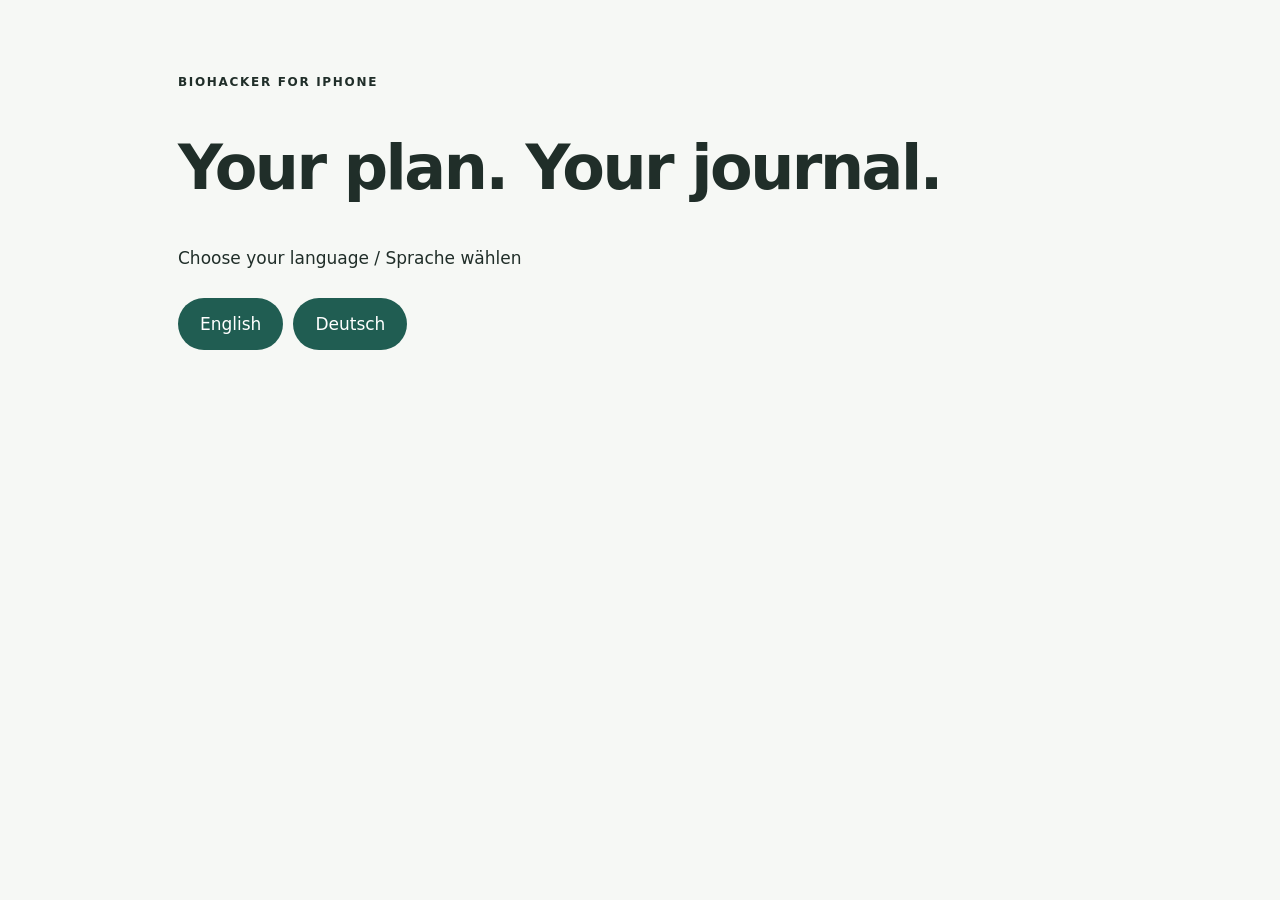
<file: index.html>
<!doctype html><html lang="en"><head><meta charset="utf-8"><meta name="viewport" content="width=device-width,initial-scale=1"><title>Biohacker — Support & Privacy</title><link rel="stylesheet" href="style.css"></head><body><main><p class="eyebrow">Biohacker for iPhone</p><h1>Your plan. Your journal.</h1><p>Choose your language / Sprache wählen</p><a class="button" href="en/index.html">English</a><a class="button" href="de/index.html">Deutsch</a></main></body></html>
</file>
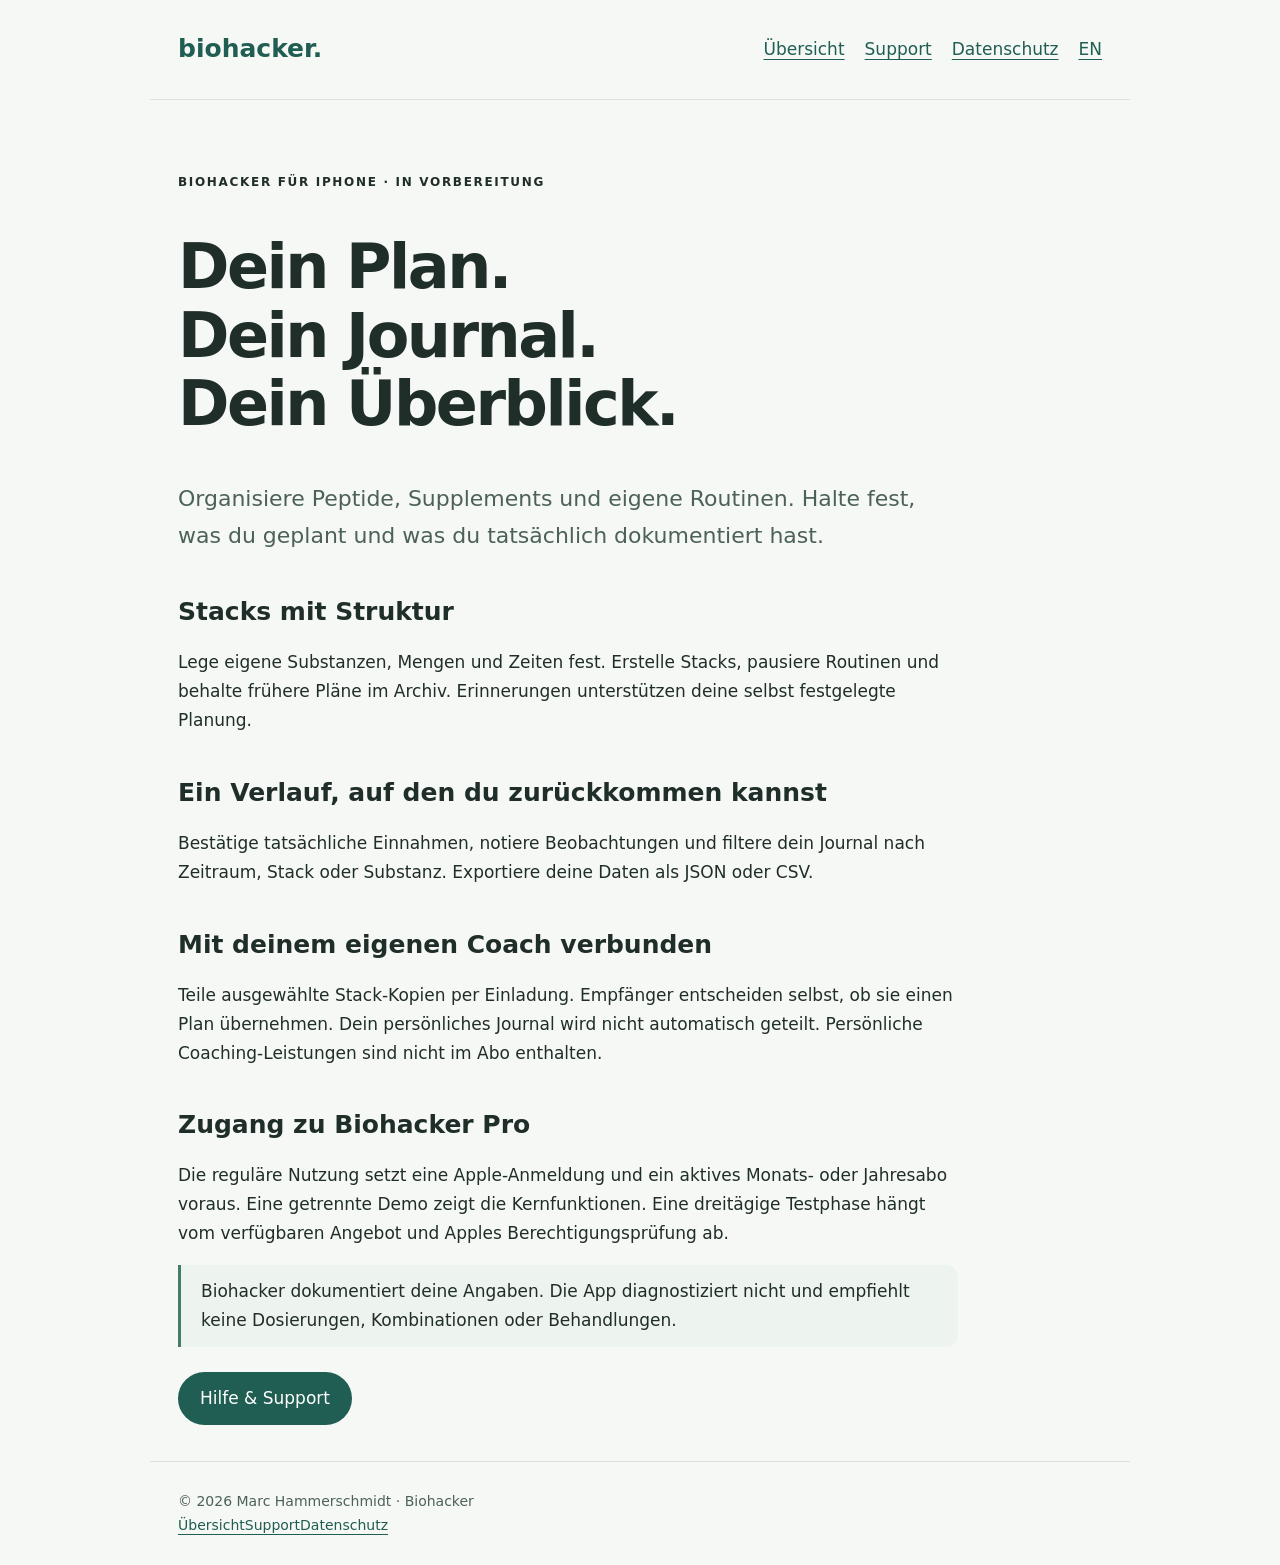
<file: de/index.html>
<!doctype html><html lang="de"><head><meta charset="utf-8"><meta name="viewport" content="width=device-width,initial-scale=1"><title>Peptid-Tracker für iPhone: Stacks &amp; Journal | Biohacker</title><meta name="description" content="Peptide und Supplements organisieren, eigene Einnahmen dokumentieren und Beobachtungen festhalten. Biohacker für iPhone."><link rel="canonical" href="https://dimar2811.github.io/biohacker-support/de/index.html"><link rel="alternate" hreflang="de" href="https://dimar2811.github.io/biohacker-support/de/index.html"><link rel="alternate" hreflang="en" href="https://dimar2811.github.io/biohacker-support/en/index.html"><link rel="alternate" hreflang="x-default" href="https://dimar2811.github.io/biohacker-support/en/index.html"><link rel="stylesheet" href="../style.css"><meta name="theme-color" content="#205d52"></head><body><header><a class="brand" href="index.html">biohacker.</a><nav aria-label="Navigation"><a href="index.html">Übersicht</a><a href="support.html">Support</a><a href="privacy.html">Datenschutz</a><a href="../en/index.html" lang="en">EN</a></nav></header><main><p class="eyebrow">Biohacker für iPhone · In Vorbereitung</p><h1>Dein Plan.<br>Dein Journal.<br>Dein Überblick.</h1><p class="lead">Organisiere Peptide, Supplements und eigene Routinen. Halte fest, was du geplant und was du tatsächlich dokumentiert hast.</p><h2>Stacks mit Struktur</h2><p>Lege eigene Substanzen, Mengen und Zeiten fest. Erstelle Stacks, pausiere Routinen und behalte frühere Pläne im Archiv. Erinnerungen unterstützen deine selbst festgelegte Planung.</p><h2>Ein Verlauf, auf den du zurückkommen kannst</h2><p>Bestätige tatsächliche Einnahmen, notiere Beobachtungen und filtere dein Journal nach Zeitraum, Stack oder Substanz. Exportiere deine Daten als JSON oder CSV.</p><h2>Mit deinem eigenen Coach verbunden</h2><p>Teile ausgewählte Stack-Kopien per Einladung. Empfänger entscheiden selbst, ob sie einen Plan übernehmen. Dein persönliches Journal wird nicht automatisch geteilt. Persönliche Coaching-Leistungen sind nicht im Abo enthalten.</p><h2>Zugang zu Biohacker Pro</h2><p>Die reguläre Nutzung setzt eine Apple-Anmeldung und ein aktives Monats- oder Jahresabo voraus. Eine getrennte Demo zeigt die Kernfunktionen. Eine dreitägige Testphase hängt vom verfügbaren Angebot und Apples Berechtigungsprüfung ab.</p><p class="note">Biohacker dokumentiert deine Angaben. Die App diagnostiziert nicht und empfiehlt keine Dosierungen, Kombinationen oder Behandlungen.</p><a class="button" href="support.html">Hilfe & Support</a></main><footer>© 2026 Marc Hammerschmidt · Biohacker<br><a href="index.html">Übersicht</a><a href="support.html">Support</a><a href="privacy.html">Datenschutz</a></footer></body></html>
</file>
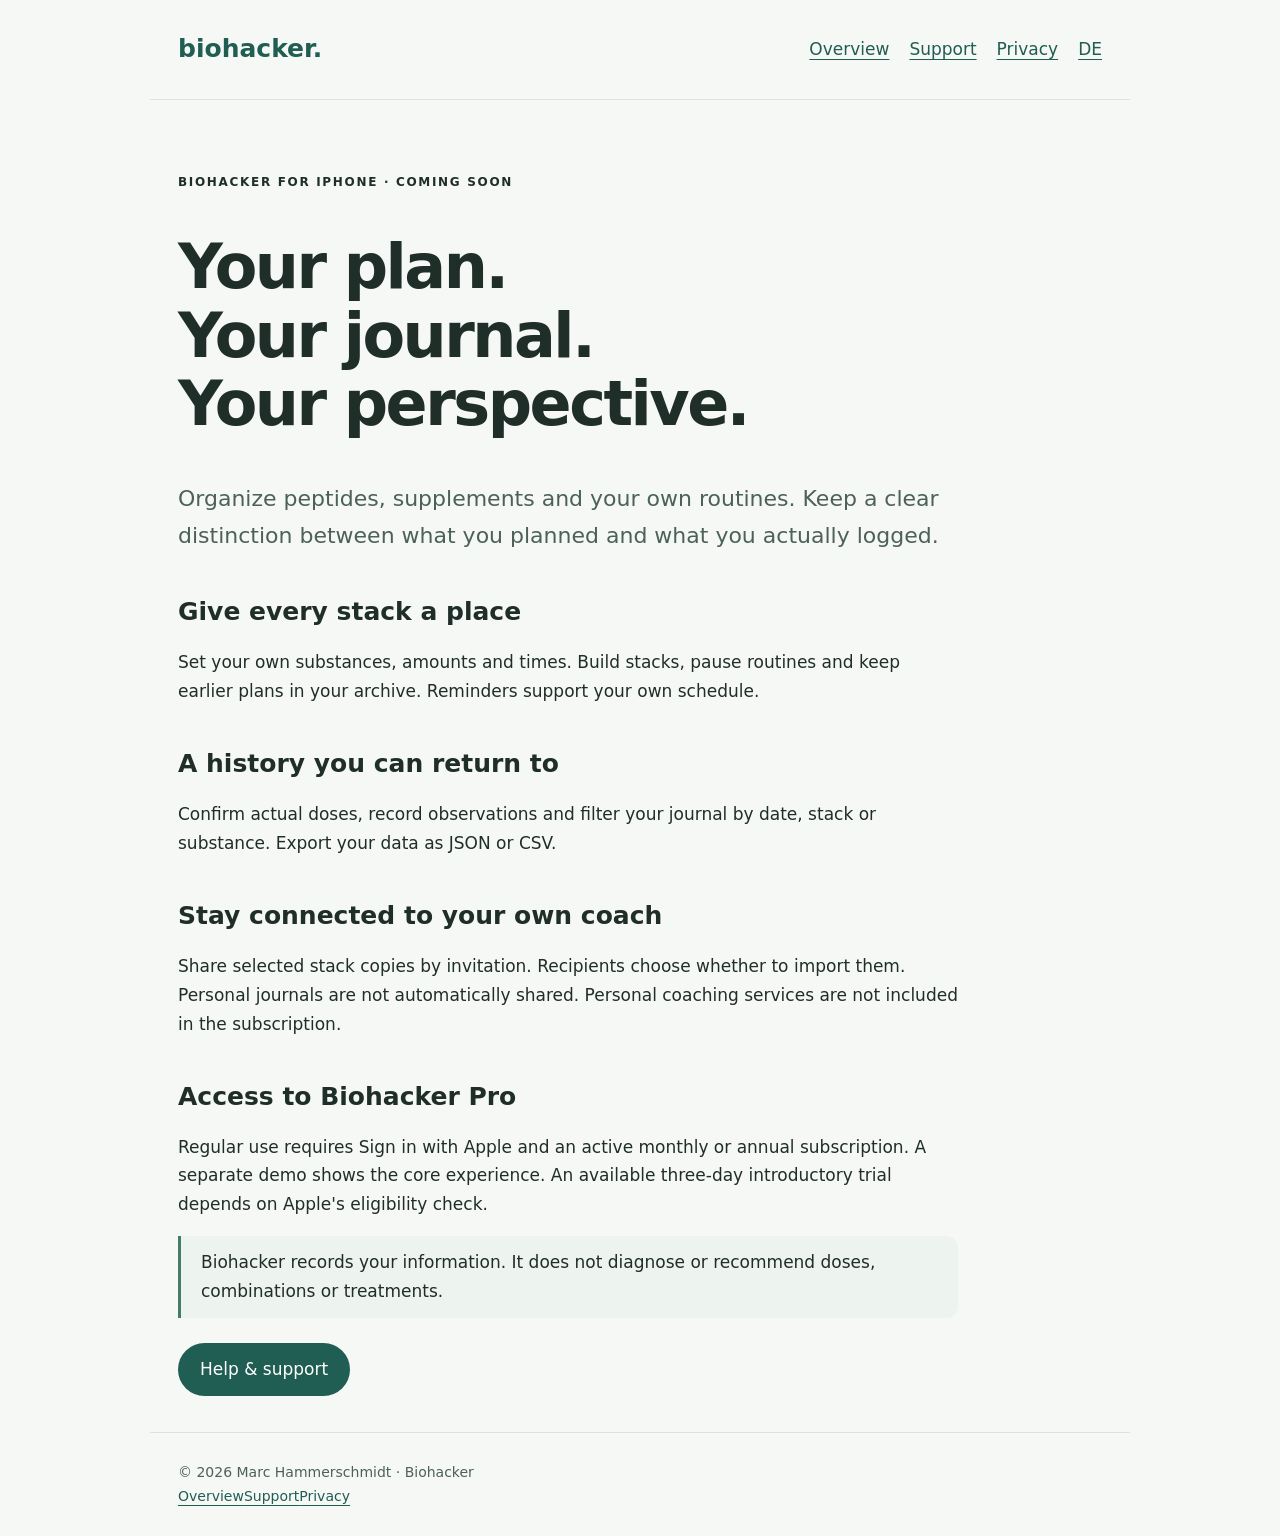
<file: en/index.html>
<!doctype html><html lang="en"><head><meta charset="utf-8"><meta name="viewport" content="width=device-width,initial-scale=1"><title>Peptide Tracker for iPhone: Stacks &amp; Journal | Biohacker</title><meta name="description" content="Organize peptides and supplements, schedule your own stacks, log doses and record observations. Explore Biohacker for iPhone."><link rel="canonical" href="https://dimar2811.github.io/biohacker-support/en/index.html"><link rel="alternate" hreflang="de" href="https://dimar2811.github.io/biohacker-support/de/index.html"><link rel="alternate" hreflang="en" href="https://dimar2811.github.io/biohacker-support/en/index.html"><link rel="alternate" hreflang="x-default" href="https://dimar2811.github.io/biohacker-support/en/index.html"><link rel="stylesheet" href="../style.css"><meta name="theme-color" content="#205d52"></head><body><header><a class="brand" href="index.html">biohacker.</a><nav aria-label="Main navigation"><a href="index.html">Overview</a><a href="support.html">Support</a><a href="privacy.html">Privacy</a><a href="../de/index.html" lang="de">DE</a></nav></header><main><p class="eyebrow">Biohacker for iPhone · Coming soon</p><h1>Your plan.<br>Your journal.<br>Your perspective.</h1><p class="lead">Organize peptides, supplements and your own routines. Keep a clear distinction between what you planned and what you actually logged.</p><h2>Give every stack a place</h2><p>Set your own substances, amounts and times. Build stacks, pause routines and keep earlier plans in your archive. Reminders support your own schedule.</p><h2>A history you can return to</h2><p>Confirm actual doses, record observations and filter your journal by date, stack or substance. Export your data as JSON or CSV.</p><h2>Stay connected to your own coach</h2><p>Share selected stack copies by invitation. Recipients choose whether to import them. Personal journals are not automatically shared. Personal coaching services are not included in the subscription.</p><h2>Access to Biohacker Pro</h2><p>Regular use requires Sign in with Apple and an active monthly or annual subscription. A separate demo shows the core experience. An available three-day introductory trial depends on Apple's eligibility check.</p><p class="note">Biohacker records your information. It does not diagnose or recommend doses, combinations or treatments.</p><a class="button" href="support.html">Help & support</a></main><footer>© 2026 Marc Hammerschmidt · Biohacker<br><a href="index.html">Overview</a><a href="support.html">Support</a><a href="privacy.html">Privacy</a></footer></body></html>
</file>
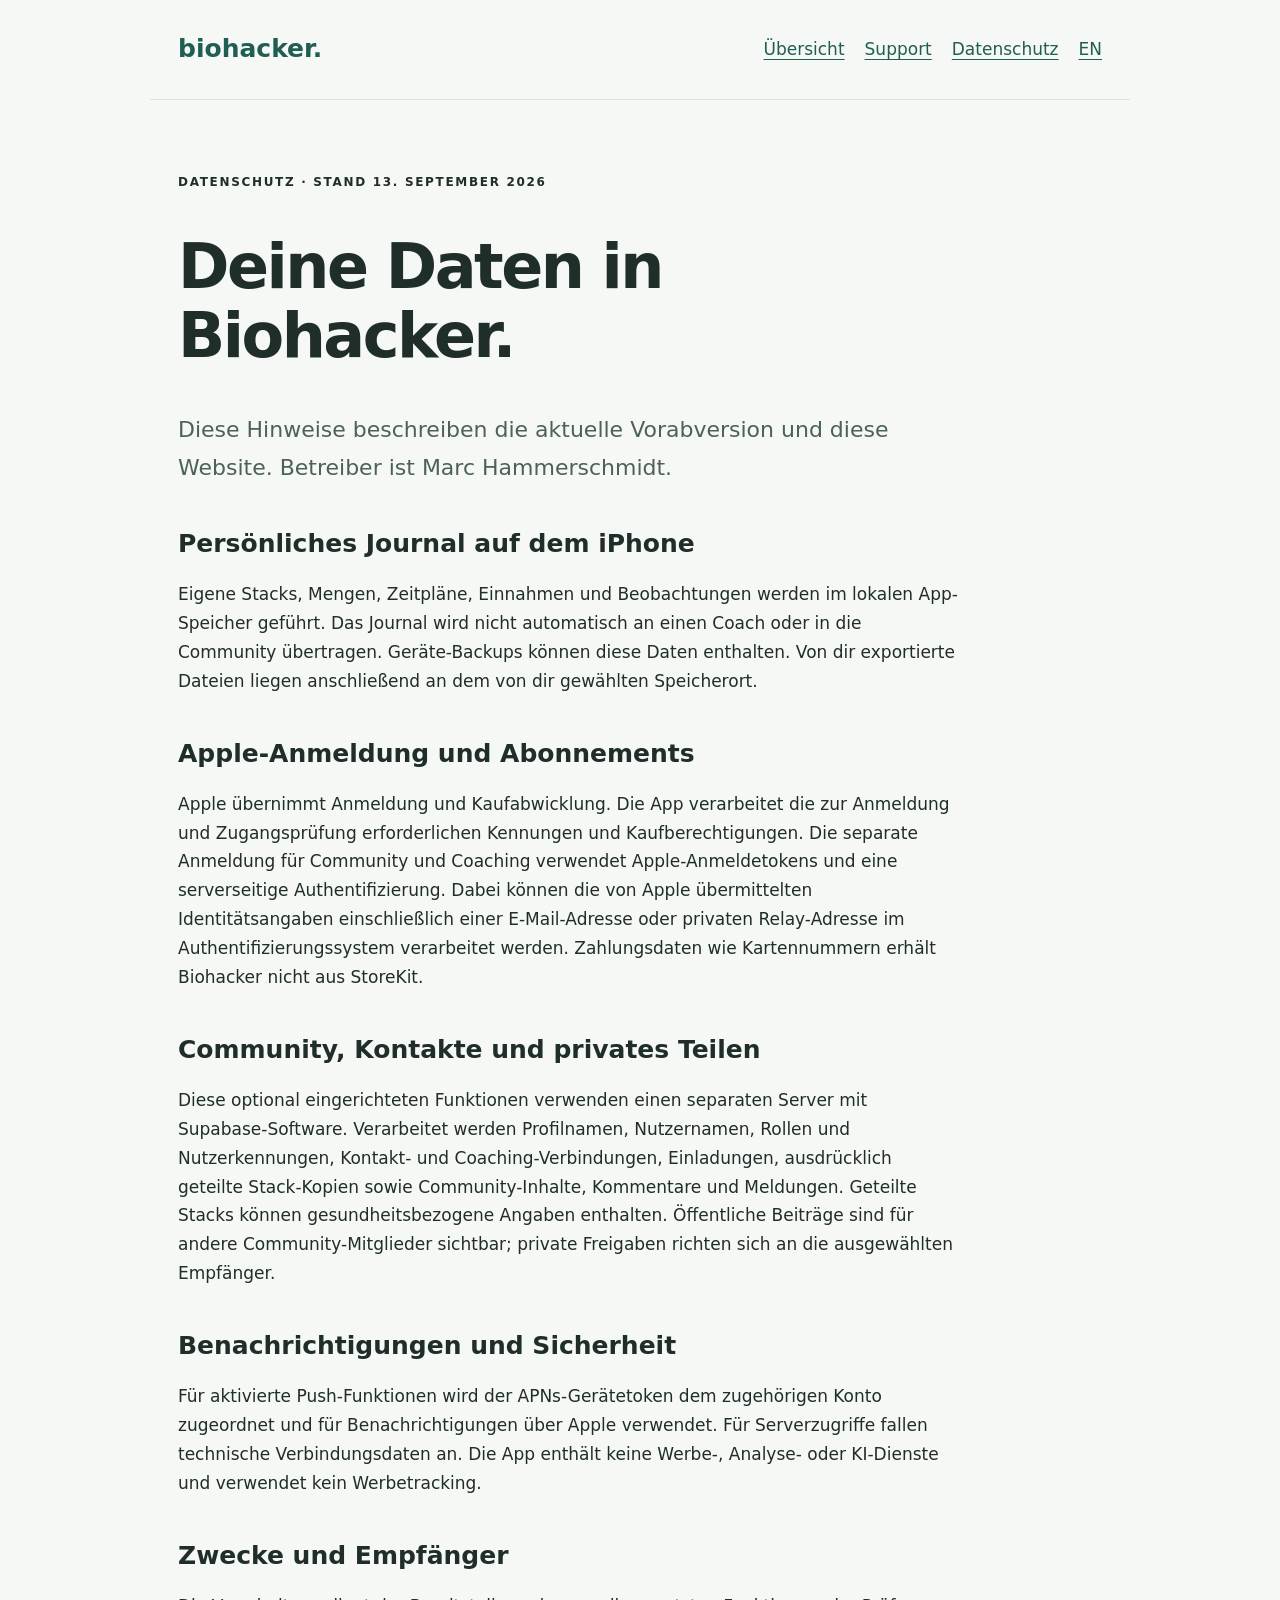
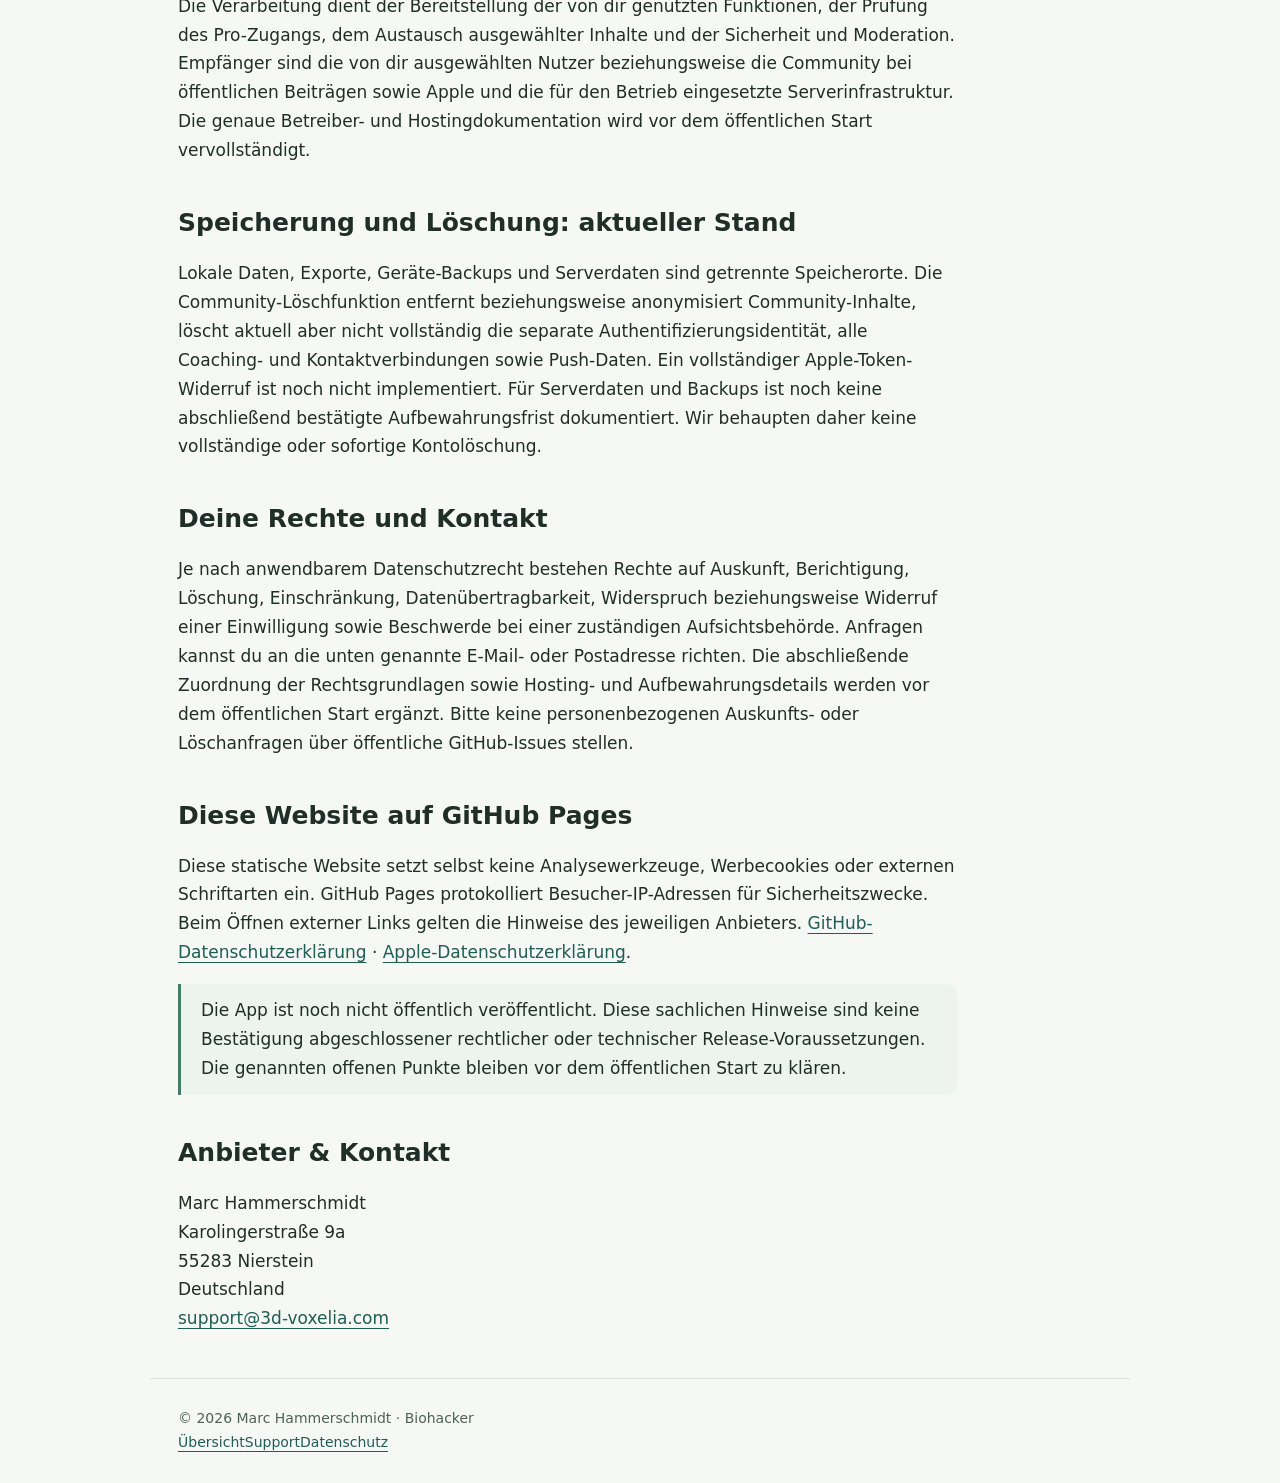
<file: de/privacy.html>
<!doctype html><html lang="de"><head><meta charset="utf-8"><meta name="viewport" content="width=device-width,initial-scale=1"><title>Datenschutzhinweise | Biohacker</title><meta name="description" content="Welche Daten Biohacker lokal und auf dem Server verarbeitet, welche Freigaben du steuerst und welche Grenzen die aktuelle Vorabversion hat."><link rel="canonical" href="https://dimar2811.github.io/biohacker-support/de/privacy.html"><link rel="alternate" hreflang="de" href="https://dimar2811.github.io/biohacker-support/de/privacy.html"><link rel="alternate" hreflang="en" href="https://dimar2811.github.io/biohacker-support/en/privacy.html"><link rel="alternate" hreflang="x-default" href="https://dimar2811.github.io/biohacker-support/en/privacy.html"><link rel="stylesheet" href="../style.css"><meta name="theme-color" content="#205d52"></head><body><header><a class="brand" href="index.html">biohacker.</a><nav aria-label="Navigation"><a href="index.html">Übersicht</a><a href="support.html">Support</a><a href="privacy.html">Datenschutz</a><a href="../en/privacy.html" lang="en">EN</a></nav></header><main><p class="eyebrow">Datenschutz · Stand 13. September 2026</p><h1>Deine Daten in Biohacker.</h1><p class="lead">Diese Hinweise beschreiben die aktuelle Vorabversion und diese Website. Betreiber ist Marc Hammerschmidt.</p><h2>Persönliches Journal auf dem iPhone</h2><p>Eigene Stacks, Mengen, Zeitpläne, Einnahmen und Beobachtungen werden im lokalen App-Speicher geführt. Das Journal wird nicht automatisch an einen Coach oder in die Community übertragen. Geräte-Backups können diese Daten enthalten. Von dir exportierte Dateien liegen anschließend an dem von dir gewählten Speicherort.</p><h2>Apple-Anmeldung und Abonnements</h2><p>Apple übernimmt Anmeldung und Kaufabwicklung. Die App verarbeitet die zur Anmeldung und Zugangsprüfung erforderlichen Kennungen und Kaufberechtigungen. Die separate Anmeldung für Community und Coaching verwendet Apple-Anmeldetokens und eine serverseitige Authentifizierung. Dabei können die von Apple übermittelten Identitätsangaben einschließlich einer E-Mail-Adresse oder privaten Relay-Adresse im Authentifizierungssystem verarbeitet werden. Zahlungsdaten wie Kartennummern erhält Biohacker nicht aus StoreKit.</p><h2>Community, Kontakte und privates Teilen</h2><p>Diese optional eingerichteten Funktionen verwenden einen separaten Server mit Supabase-Software. Verarbeitet werden Profilnamen, Nutzernamen, Rollen und Nutzerkennungen, Kontakt- und Coaching-Verbindungen, Einladungen, ausdrücklich geteilte Stack-Kopien sowie Community-Inhalte, Kommentare und Meldungen. Geteilte Stacks können gesundheitsbezogene Angaben enthalten. Öffentliche Beiträge sind für andere Community-Mitglieder sichtbar; private Freigaben richten sich an die ausgewählten Empfänger.</p><h2>Benachrichtigungen und Sicherheit</h2><p>Für aktivierte Push-Funktionen wird der APNs-Gerätetoken dem zugehörigen Konto zugeordnet und für Benachrichtigungen über Apple verwendet. Für Serverzugriffe fallen technische Verbindungsdaten an. Die App enthält keine Werbe-, Analyse- oder KI-Dienste und verwendet kein Werbetracking.</p><h2>Zwecke und Empfänger</h2><p>Die Verarbeitung dient der Bereitstellung der von dir genutzten Funktionen, der Prüfung des Pro-Zugangs, dem Austausch ausgewählter Inhalte und der Sicherheit und Moderation. Empfänger sind die von dir ausgewählten Nutzer beziehungsweise die Community bei öffentlichen Beiträgen sowie Apple und die für den Betrieb eingesetzte Serverinfrastruktur. Die genaue Betreiber- und Hostingdokumentation wird vor dem öffentlichen Start vervollständigt.</p><h2>Speicherung und Löschung: aktueller Stand</h2><p>Lokale Daten, Exporte, Geräte-Backups und Serverdaten sind getrennte Speicherorte. Die Community-Löschfunktion entfernt beziehungsweise anonymisiert Community-Inhalte, löscht aktuell aber nicht vollständig die separate Authentifizierungsidentität, alle Coaching- und Kontaktverbindungen sowie Push-Daten. Ein vollständiger Apple-Token-Widerruf ist noch nicht implementiert. Für Serverdaten und Backups ist noch keine abschließend bestätigte Aufbewahrungsfrist dokumentiert. Wir behaupten daher keine vollständige oder sofortige Kontolöschung.</p><h2>Deine Rechte und Kontakt</h2><p>Je nach anwendbarem Datenschutzrecht bestehen Rechte auf Auskunft, Berichtigung, Löschung, Einschränkung, Datenübertragbarkeit, Widerspruch beziehungsweise Widerruf einer Einwilligung sowie Beschwerde bei einer zuständigen Aufsichtsbehörde. Anfragen kannst du an die unten genannte E-Mail- oder Postadresse richten. Die abschließende Zuordnung der Rechtsgrundlagen sowie Hosting- und Aufbewahrungsdetails werden vor dem öffentlichen Start ergänzt. Bitte keine personenbezogenen Auskunfts- oder Löschanfragen über öffentliche GitHub-Issues stellen.</p><h2>Diese Website auf GitHub Pages</h2><p>Diese statische Website setzt selbst keine Analysewerkzeuge, Werbecookies oder externen Schriftarten ein. GitHub Pages protokolliert Besucher-IP-Adressen für Sicherheitszwecke. Beim Öffnen externer Links gelten die Hinweise des jeweiligen Anbieters. <a href="https://docs.github.com/en/site-policy/privacy-policies/github-general-privacy-statement">GitHub-Datenschutzerklärung</a> · <a href="https://www.apple.com/legal/privacy/">Apple-Datenschutzerklärung</a>.</p><p class="note">Die App ist noch nicht öffentlich veröffentlicht. Diese sachlichen Hinweise sind keine Bestätigung abgeschlossener rechtlicher oder technischer Release-Voraussetzungen. Die genannten offenen Punkte bleiben vor dem öffentlichen Start zu klären.</p><h2>Anbieter & Kontakt</h2><p>Marc Hammerschmidt<br>Karolingerstraße 9a<br>55283 Nierstein<br>Deutschland<br><a href="mailto:support@3d-voxelia.com">support@3d-voxelia.com</a></p></main><footer>© 2026 Marc Hammerschmidt · Biohacker<br><a href="index.html">Übersicht</a><a href="support.html">Support</a><a href="privacy.html">Datenschutz</a></footer></body></html>
</file>
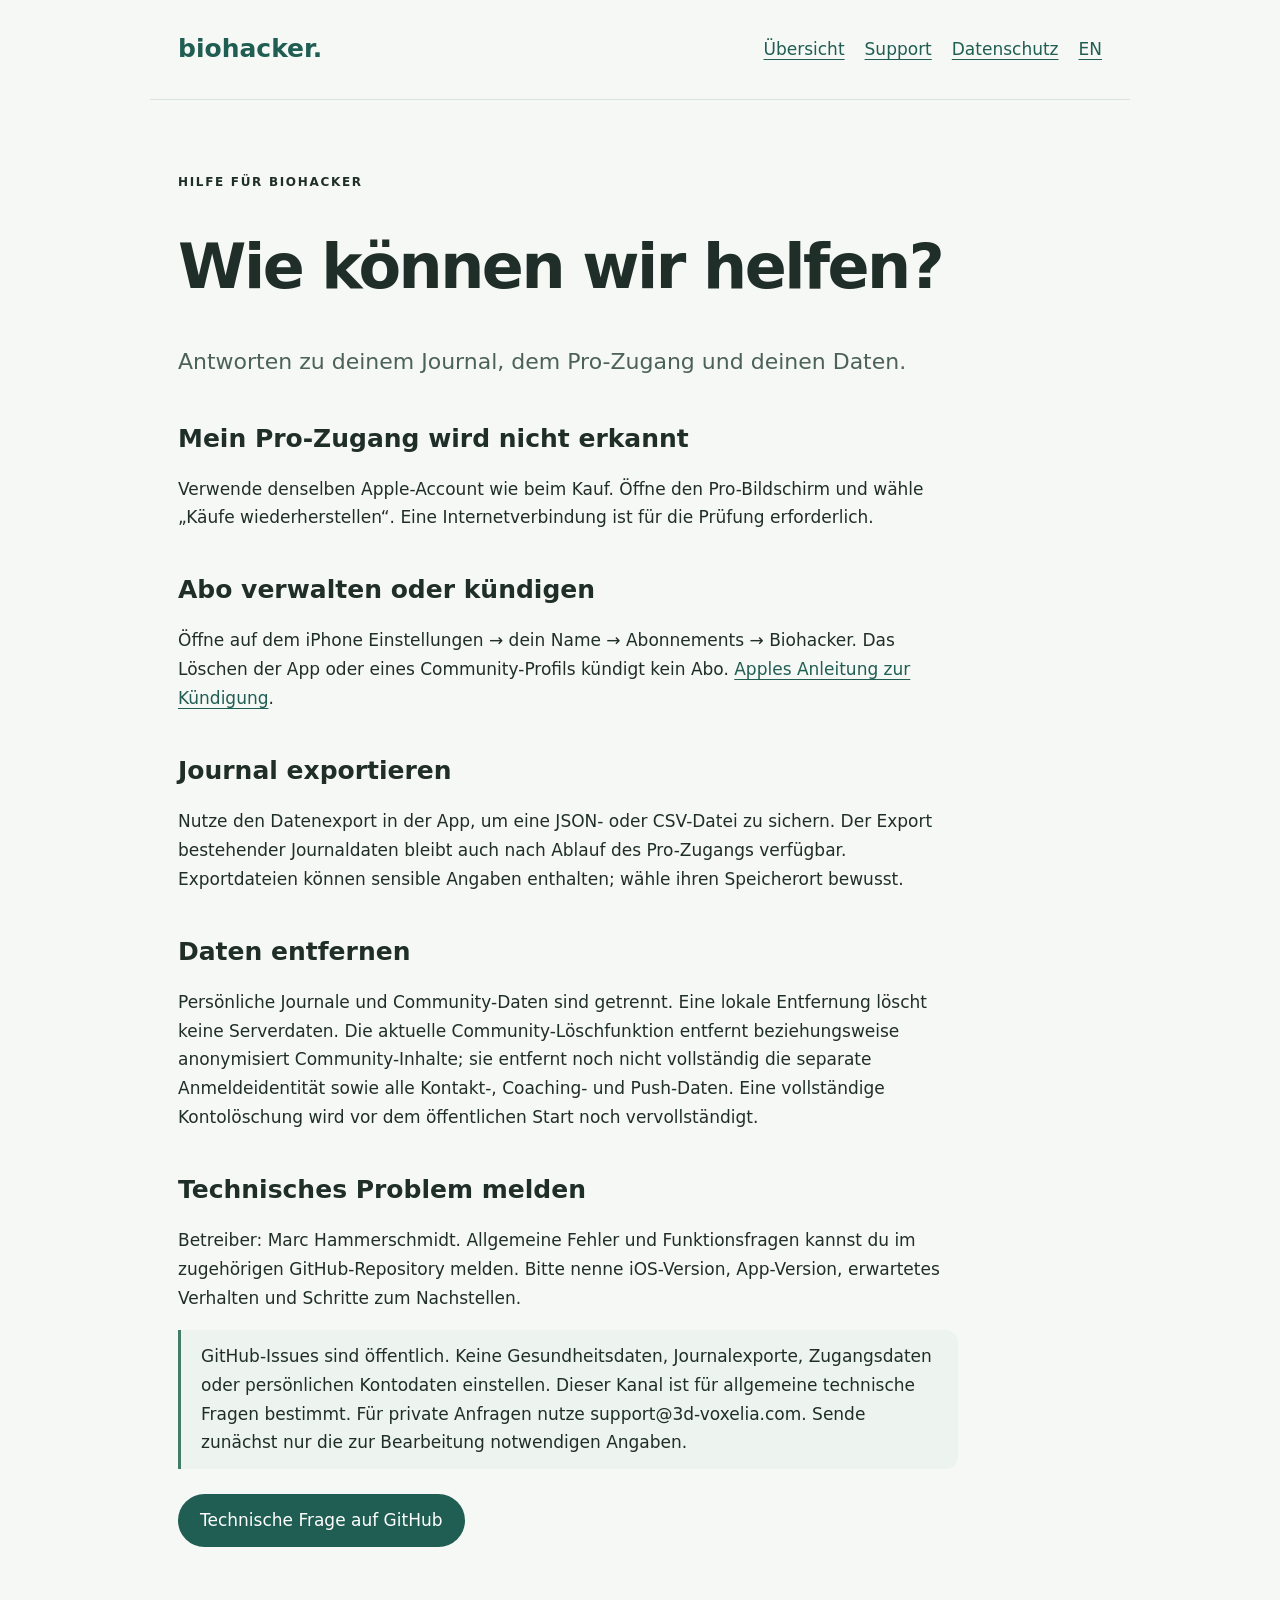
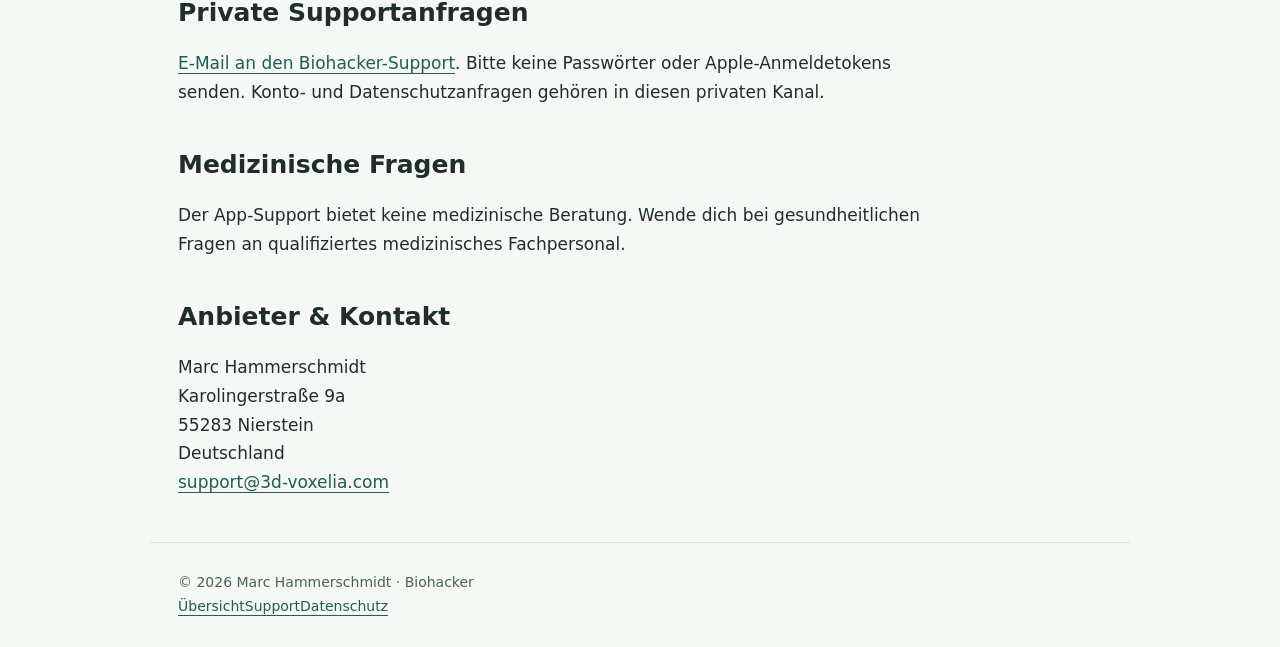
<file: de/support.html>
<!doctype html><html lang="de"><head><meta charset="utf-8"><meta name="viewport" content="width=device-width,initial-scale=1"><title>Biohacker Support: Abos, Journal &amp; Hilfe</title><meta name="description" content="Hilfe zu Biohacker: Käufe wiederherstellen, Abos verwalten, Journal exportieren und technische Probleme melden."><link rel="canonical" href="https://dimar2811.github.io/biohacker-support/de/support.html"><link rel="alternate" hreflang="de" href="https://dimar2811.github.io/biohacker-support/de/support.html"><link rel="alternate" hreflang="en" href="https://dimar2811.github.io/biohacker-support/en/support.html"><link rel="alternate" hreflang="x-default" href="https://dimar2811.github.io/biohacker-support/en/support.html"><link rel="stylesheet" href="../style.css"><meta name="theme-color" content="#205d52"></head><body><header><a class="brand" href="index.html">biohacker.</a><nav aria-label="Navigation"><a href="index.html">Übersicht</a><a href="support.html">Support</a><a href="privacy.html">Datenschutz</a><a href="../en/support.html" lang="en">EN</a></nav></header><main><p class="eyebrow">Hilfe für Biohacker</p><h1>Wie können wir helfen?</h1><p class="lead">Antworten zu deinem Journal, dem Pro-Zugang und deinen Daten.</p><h2>Mein Pro-Zugang wird nicht erkannt</h2><p>Verwende denselben Apple-Account wie beim Kauf. Öffne den Pro-Bildschirm und wähle „Käufe wiederherstellen“. Eine Internetverbindung ist für die Prüfung erforderlich.</p><h2>Abo verwalten oder kündigen</h2><p>Öffne auf dem iPhone Einstellungen → dein Name → Abonnements → Biohacker. Das Löschen der App oder eines Community-Profils kündigt kein Abo. <a href="https://support.apple.com/118428">Apples Anleitung zur Kündigung</a>.</p><h2>Journal exportieren</h2><p>Nutze den Datenexport in der App, um eine JSON- oder CSV-Datei zu sichern. Der Export bestehender Journaldaten bleibt auch nach Ablauf des Pro-Zugangs verfügbar. Exportdateien können sensible Angaben enthalten; wähle ihren Speicherort bewusst.</p><h2>Daten entfernen</h2><p>Persönliche Journale und Community-Daten sind getrennt. Eine lokale Entfernung löscht keine Serverdaten. Die aktuelle Community-Löschfunktion entfernt beziehungsweise anonymisiert Community-Inhalte; sie entfernt noch nicht vollständig die separate Anmeldeidentität sowie alle Kontakt-, Coaching- und Push-Daten. Eine vollständige Kontolöschung wird vor dem öffentlichen Start noch vervollständigt.</p><h2>Technisches Problem melden</h2><p>Betreiber: Marc Hammerschmidt. Allgemeine Fehler und Funktionsfragen kannst du im zugehörigen GitHub-Repository melden. Bitte nenne iOS-Version, App-Version, erwartetes Verhalten und Schritte zum Nachstellen.</p><p class="note">GitHub-Issues sind öffentlich. Keine Gesundheitsdaten, Journalexporte, Zugangsdaten oder persönlichen Kontodaten einstellen. Dieser Kanal ist für allgemeine technische Fragen bestimmt. Für private Anfragen nutze support@3d-voxelia.com. Sende zunächst nur die zur Bearbeitung notwendigen Angaben.</p><a class="button" href="https://github.com/Dimar2811/biohacker-support/issues/new">Technische Frage auf GitHub</a><h2>Private Supportanfragen</h2><p><a href="mailto:support@3d-voxelia.com?subject=Biohacker%20Support">E-Mail an den Biohacker-Support</a>. Bitte keine Passwörter oder Apple-Anmeldetokens senden. Konto- und Datenschutzanfragen gehören in diesen privaten Kanal.</p><h2>Medizinische Fragen</h2><p>Der App-Support bietet keine medizinische Beratung. Wende dich bei gesundheitlichen Fragen an qualifiziertes medizinisches Fachpersonal.</p><h2>Anbieter & Kontakt</h2><p>Marc Hammerschmidt<br>Karolingerstraße 9a<br>55283 Nierstein<br>Deutschland<br><a href="mailto:support@3d-voxelia.com">support@3d-voxelia.com</a></p></main><footer>© 2026 Marc Hammerschmidt · Biohacker<br><a href="index.html">Übersicht</a><a href="support.html">Support</a><a href="privacy.html">Datenschutz</a></footer></body></html>
</file>
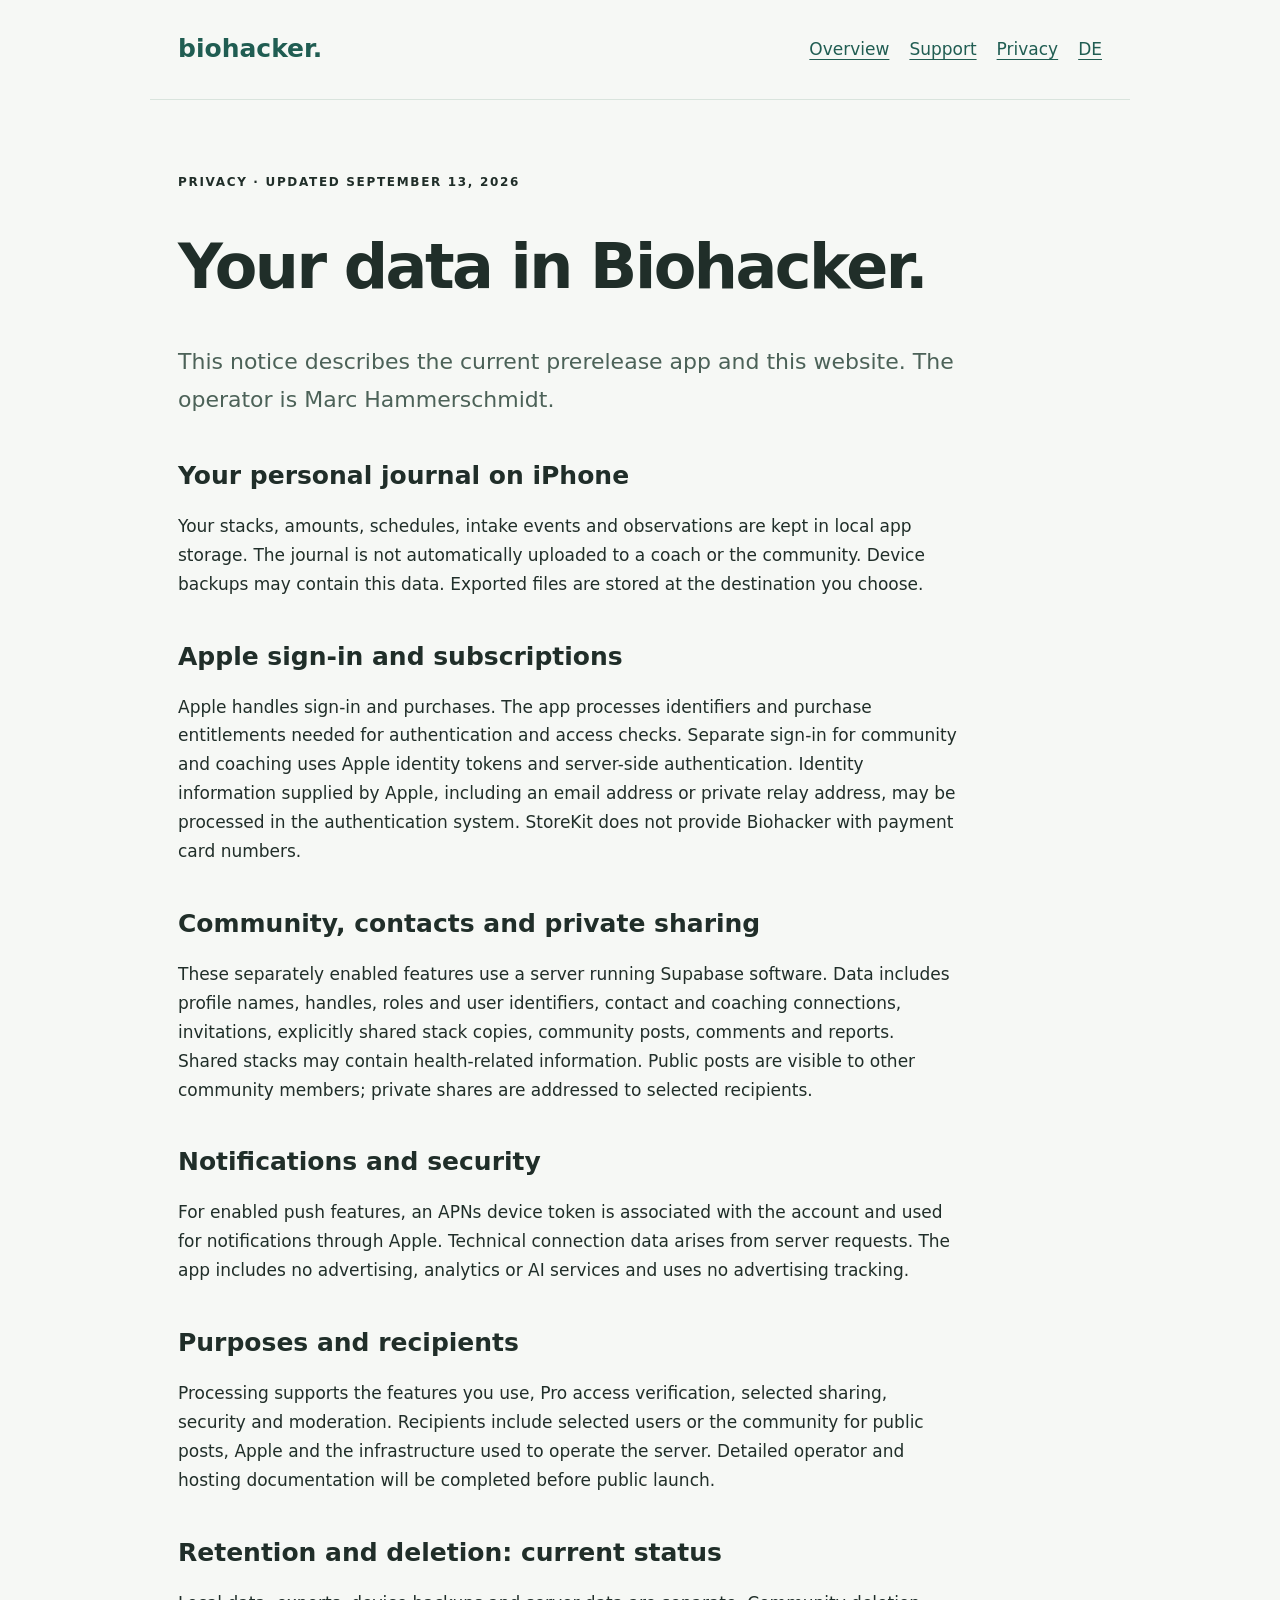
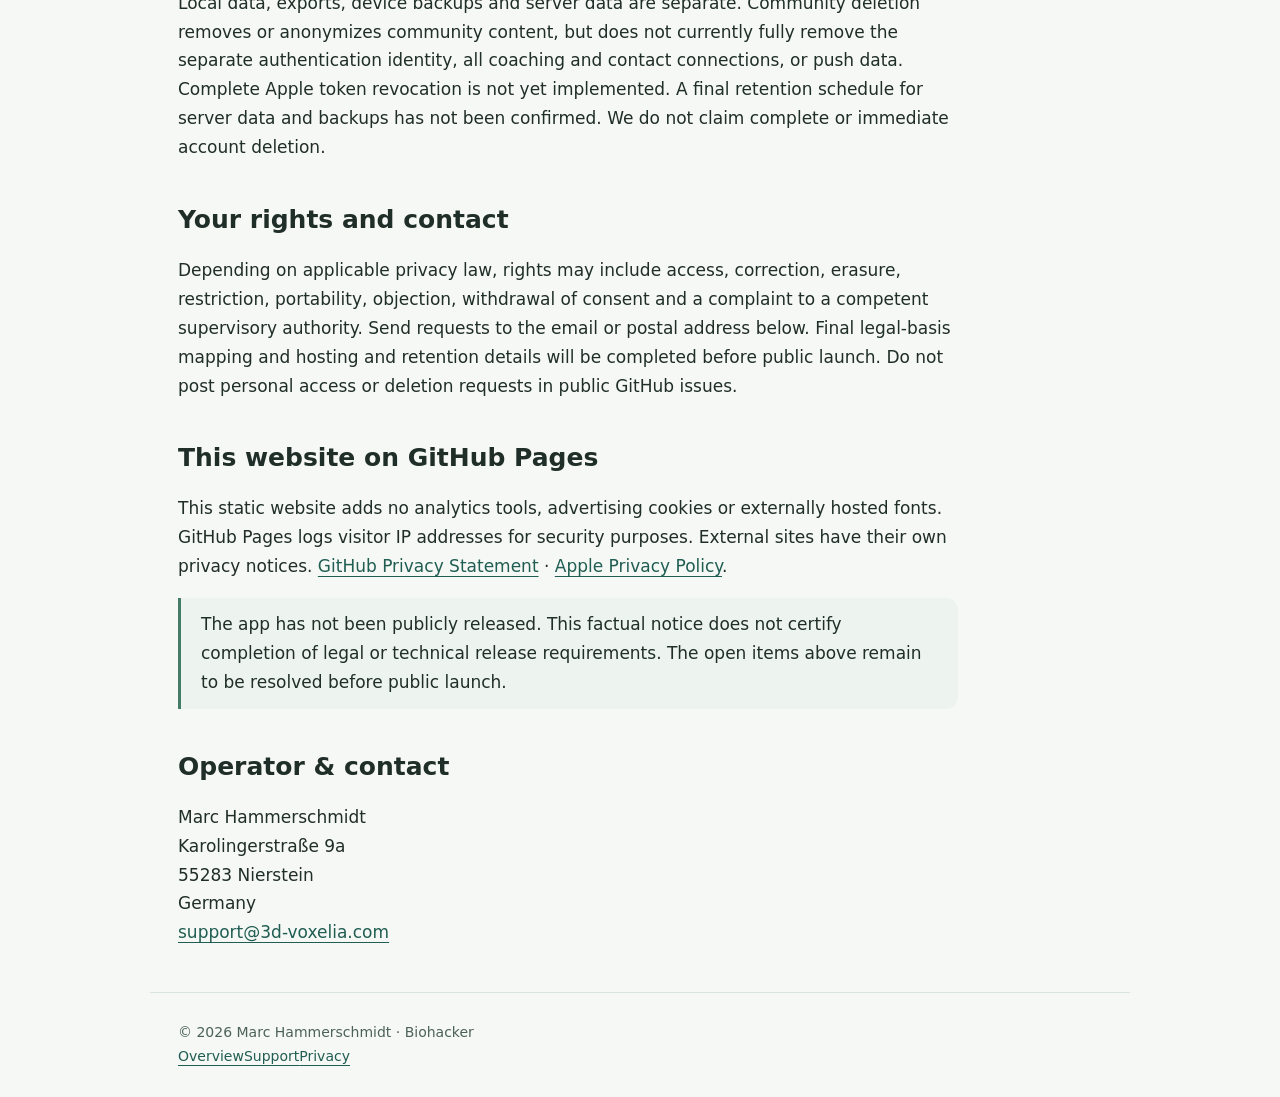
<file: en/privacy.html>
<!doctype html><html lang="en"><head><meta charset="utf-8"><meta name="viewport" content="width=device-width,initial-scale=1"><title>Privacy Information | Biohacker</title><meta name="description" content="How Biohacker processes local and server data, the sharing you control and the limitations of the current prerelease version."><link rel="canonical" href="https://dimar2811.github.io/biohacker-support/en/privacy.html"><link rel="alternate" hreflang="de" href="https://dimar2811.github.io/biohacker-support/de/privacy.html"><link rel="alternate" hreflang="en" href="https://dimar2811.github.io/biohacker-support/en/privacy.html"><link rel="alternate" hreflang="x-default" href="https://dimar2811.github.io/biohacker-support/en/privacy.html"><link rel="stylesheet" href="../style.css"><meta name="theme-color" content="#205d52"></head><body><header><a class="brand" href="index.html">biohacker.</a><nav aria-label="Main navigation"><a href="index.html">Overview</a><a href="support.html">Support</a><a href="privacy.html">Privacy</a><a href="../de/privacy.html" lang="de">DE</a></nav></header><main><p class="eyebrow">Privacy · Updated September 13, 2026</p><h1>Your data in Biohacker.</h1><p class="lead">This notice describes the current prerelease app and this website. The operator is Marc Hammerschmidt.</p><h2>Your personal journal on iPhone</h2><p>Your stacks, amounts, schedules, intake events and observations are kept in local app storage. The journal is not automatically uploaded to a coach or the community. Device backups may contain this data. Exported files are stored at the destination you choose.</p><h2>Apple sign-in and subscriptions</h2><p>Apple handles sign-in and purchases. The app processes identifiers and purchase entitlements needed for authentication and access checks. Separate sign-in for community and coaching uses Apple identity tokens and server-side authentication. Identity information supplied by Apple, including an email address or private relay address, may be processed in the authentication system. StoreKit does not provide Biohacker with payment card numbers.</p><h2>Community, contacts and private sharing</h2><p>These separately enabled features use a server running Supabase software. Data includes profile names, handles, roles and user identifiers, contact and coaching connections, invitations, explicitly shared stack copies, community posts, comments and reports. Shared stacks may contain health-related information. Public posts are visible to other community members; private shares are addressed to selected recipients.</p><h2>Notifications and security</h2><p>For enabled push features, an APNs device token is associated with the account and used for notifications through Apple. Technical connection data arises from server requests. The app includes no advertising, analytics or AI services and uses no advertising tracking.</p><h2>Purposes and recipients</h2><p>Processing supports the features you use, Pro access verification, selected sharing, security and moderation. Recipients include selected users or the community for public posts, Apple and the infrastructure used to operate the server. Detailed operator and hosting documentation will be completed before public launch.</p><h2>Retention and deletion: current status</h2><p>Local data, exports, device backups and server data are separate. Community deletion removes or anonymizes community content, but does not currently fully remove the separate authentication identity, all coaching and contact connections, or push data. Complete Apple token revocation is not yet implemented. A final retention schedule for server data and backups has not been confirmed. We do not claim complete or immediate account deletion.</p><h2>Your rights and contact</h2><p>Depending on applicable privacy law, rights may include access, correction, erasure, restriction, portability, objection, withdrawal of consent and a complaint to a competent supervisory authority. Send requests to the email or postal address below. Final legal-basis mapping and hosting and retention details will be completed before public launch. Do not post personal access or deletion requests in public GitHub issues.</p><h2>This website on GitHub Pages</h2><p>This static website adds no analytics tools, advertising cookies or externally hosted fonts. GitHub Pages logs visitor IP addresses for security purposes. External sites have their own privacy notices. <a href="https://docs.github.com/en/site-policy/privacy-policies/github-general-privacy-statement">GitHub Privacy Statement</a> · <a href="https://www.apple.com/legal/privacy/">Apple Privacy Policy</a>.</p><p class="note">The app has not been publicly released. This factual notice does not certify completion of legal or technical release requirements. The open items above remain to be resolved before public launch.</p><h2>Operator & contact</h2><p>Marc Hammerschmidt<br>Karolingerstraße 9a<br>55283 Nierstein<br>Germany<br><a href="mailto:support@3d-voxelia.com">support@3d-voxelia.com</a></p></main><footer>© 2026 Marc Hammerschmidt · Biohacker<br><a href="index.html">Overview</a><a href="support.html">Support</a><a href="privacy.html">Privacy</a></footer></body></html>
</file>
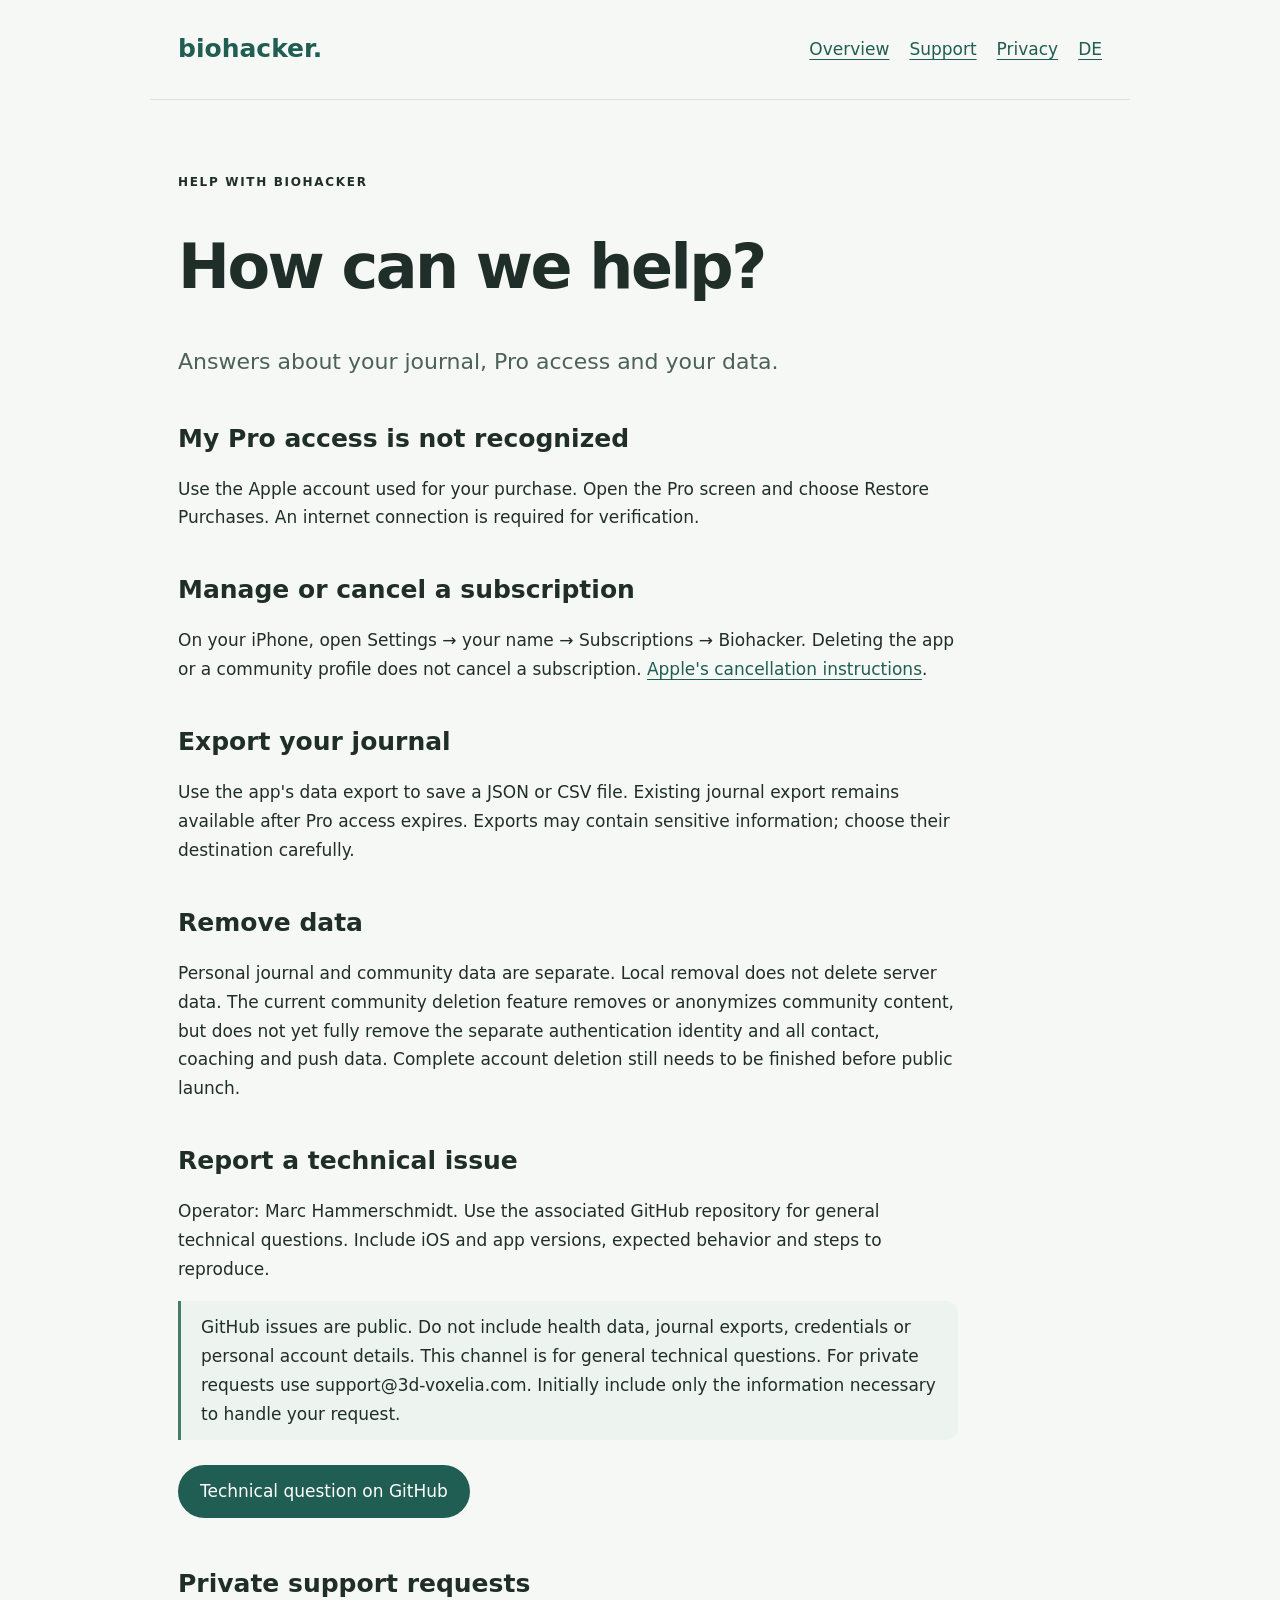
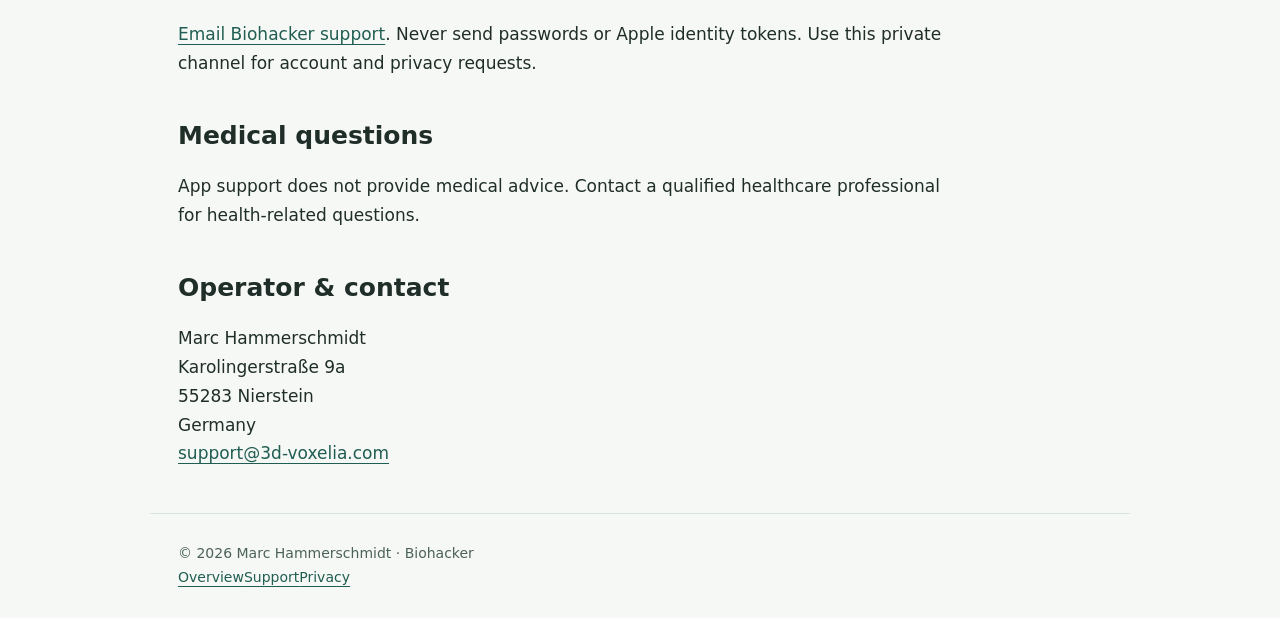
<file: en/support.html>
<!doctype html><html lang="en"><head><meta charset="utf-8"><meta name="viewport" content="width=device-width,initial-scale=1"><title>Biohacker Support: Subscriptions, Journal &amp; Help</title><meta name="description" content="Help with Biohacker: restore purchases, manage subscriptions, export your journal and report technical issues."><link rel="canonical" href="https://dimar2811.github.io/biohacker-support/en/support.html"><link rel="alternate" hreflang="de" href="https://dimar2811.github.io/biohacker-support/de/support.html"><link rel="alternate" hreflang="en" href="https://dimar2811.github.io/biohacker-support/en/support.html"><link rel="alternate" hreflang="x-default" href="https://dimar2811.github.io/biohacker-support/en/support.html"><link rel="stylesheet" href="../style.css"><meta name="theme-color" content="#205d52"></head><body><header><a class="brand" href="index.html">biohacker.</a><nav aria-label="Main navigation"><a href="index.html">Overview</a><a href="support.html">Support</a><a href="privacy.html">Privacy</a><a href="../de/support.html" lang="de">DE</a></nav></header><main><p class="eyebrow">Help with Biohacker</p><h1>How can we help?</h1><p class="lead">Answers about your journal, Pro access and your data.</p><h2>My Pro access is not recognized</h2><p>Use the Apple account used for your purchase. Open the Pro screen and choose Restore Purchases. An internet connection is required for verification.</p><h2>Manage or cancel a subscription</h2><p>On your iPhone, open Settings → your name → Subscriptions → Biohacker. Deleting the app or a community profile does not cancel a subscription. <a href="https://support.apple.com/118428">Apple's cancellation instructions</a>.</p><h2>Export your journal</h2><p>Use the app's data export to save a JSON or CSV file. Existing journal export remains available after Pro access expires. Exports may contain sensitive information; choose their destination carefully.</p><h2>Remove data</h2><p>Personal journal and community data are separate. Local removal does not delete server data. The current community deletion feature removes or anonymizes community content, but does not yet fully remove the separate authentication identity and all contact, coaching and push data. Complete account deletion still needs to be finished before public launch.</p><h2>Report a technical issue</h2><p>Operator: Marc Hammerschmidt. Use the associated GitHub repository for general technical questions. Include iOS and app versions, expected behavior and steps to reproduce.</p><p class="note">GitHub issues are public. Do not include health data, journal exports, credentials or personal account details. This channel is for general technical questions. For private requests use support@3d-voxelia.com. Initially include only the information necessary to handle your request.</p><a class="button" href="https://github.com/Dimar2811/biohacker-support/issues/new">Technical question on GitHub</a><h2>Private support requests</h2><p><a href="mailto:support@3d-voxelia.com?subject=Biohacker%20Support">Email Biohacker support</a>. Never send passwords or Apple identity tokens. Use this private channel for account and privacy requests.</p><h2>Medical questions</h2><p>App support does not provide medical advice. Contact a qualified healthcare professional for health-related questions.</p><h2>Operator & contact</h2><p>Marc Hammerschmidt<br>Karolingerstraße 9a<br>55283 Nierstein<br>Germany<br><a href="mailto:support@3d-voxelia.com">support@3d-voxelia.com</a></p></main><footer>© 2026 Marc Hammerschmidt · Biohacker<br><a href="index.html">Overview</a><a href="support.html">Support</a><a href="privacy.html">Privacy</a></footer></body></html>
</file>
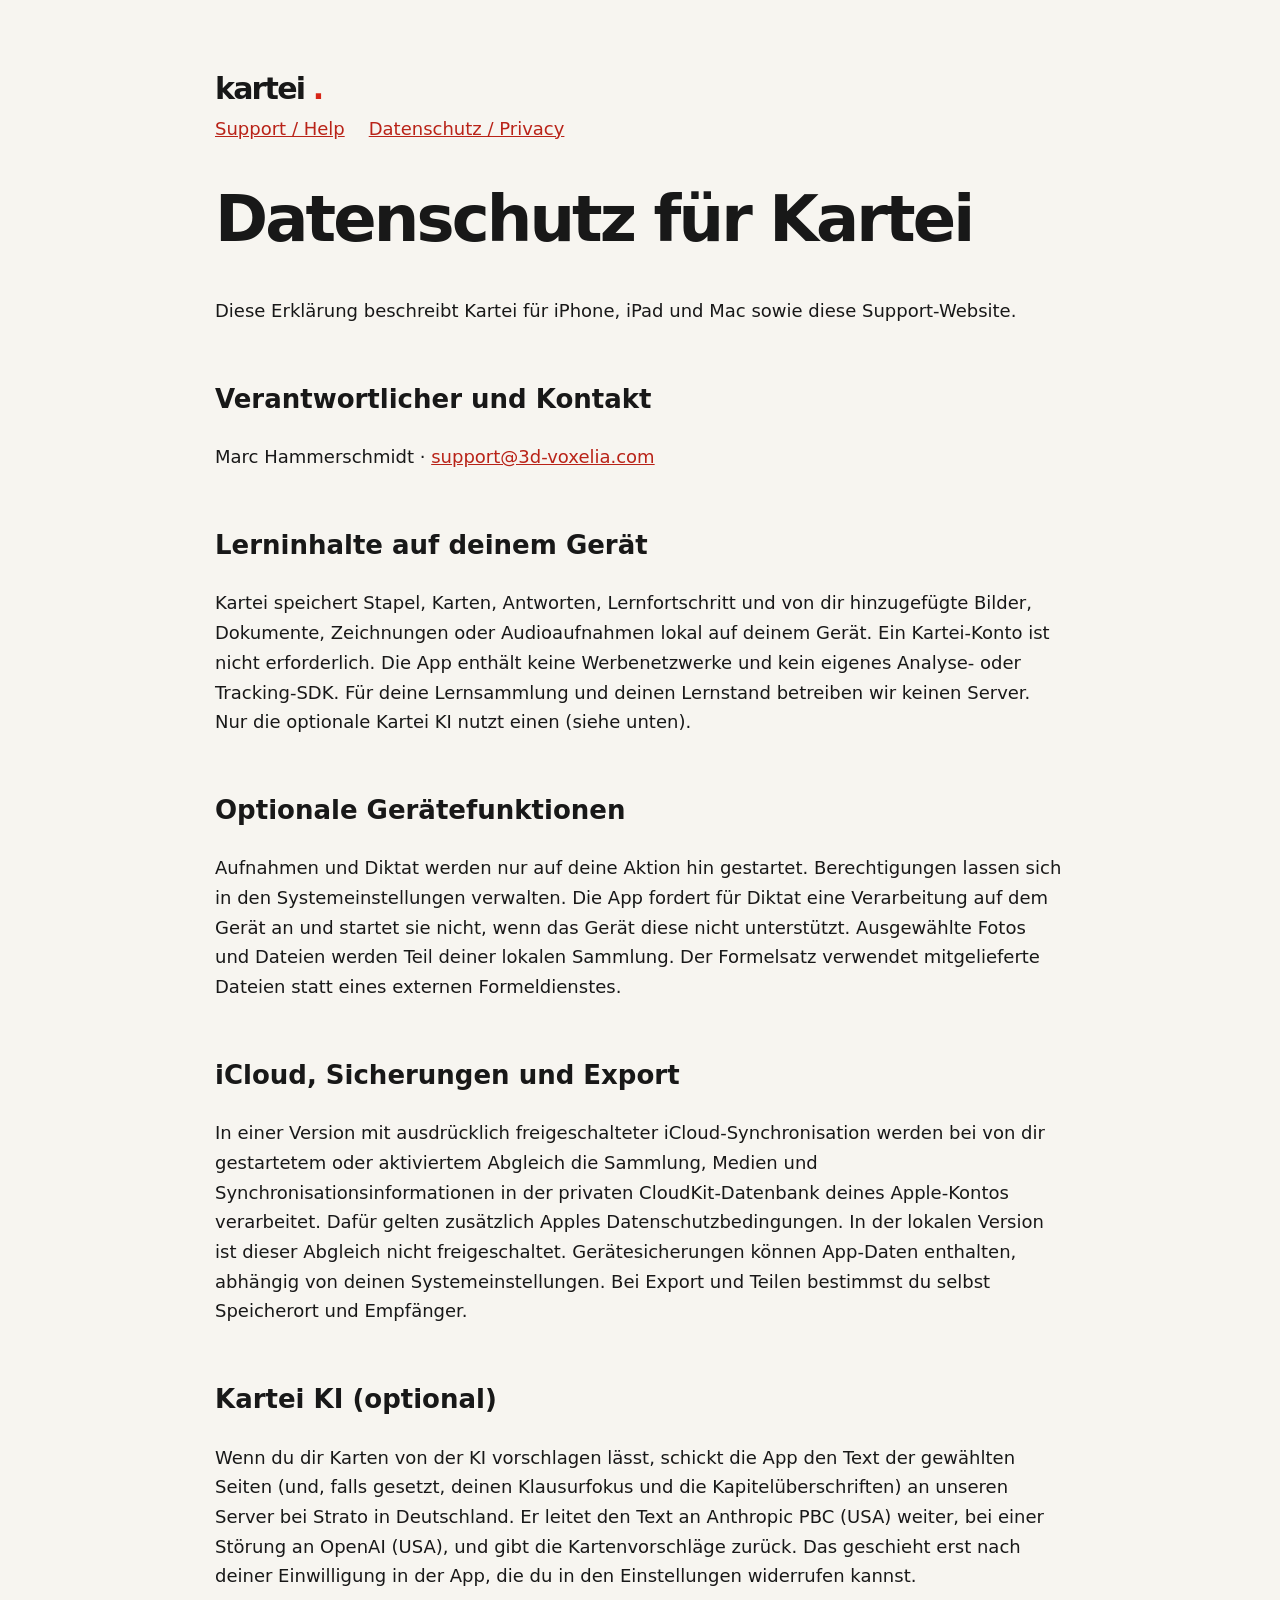
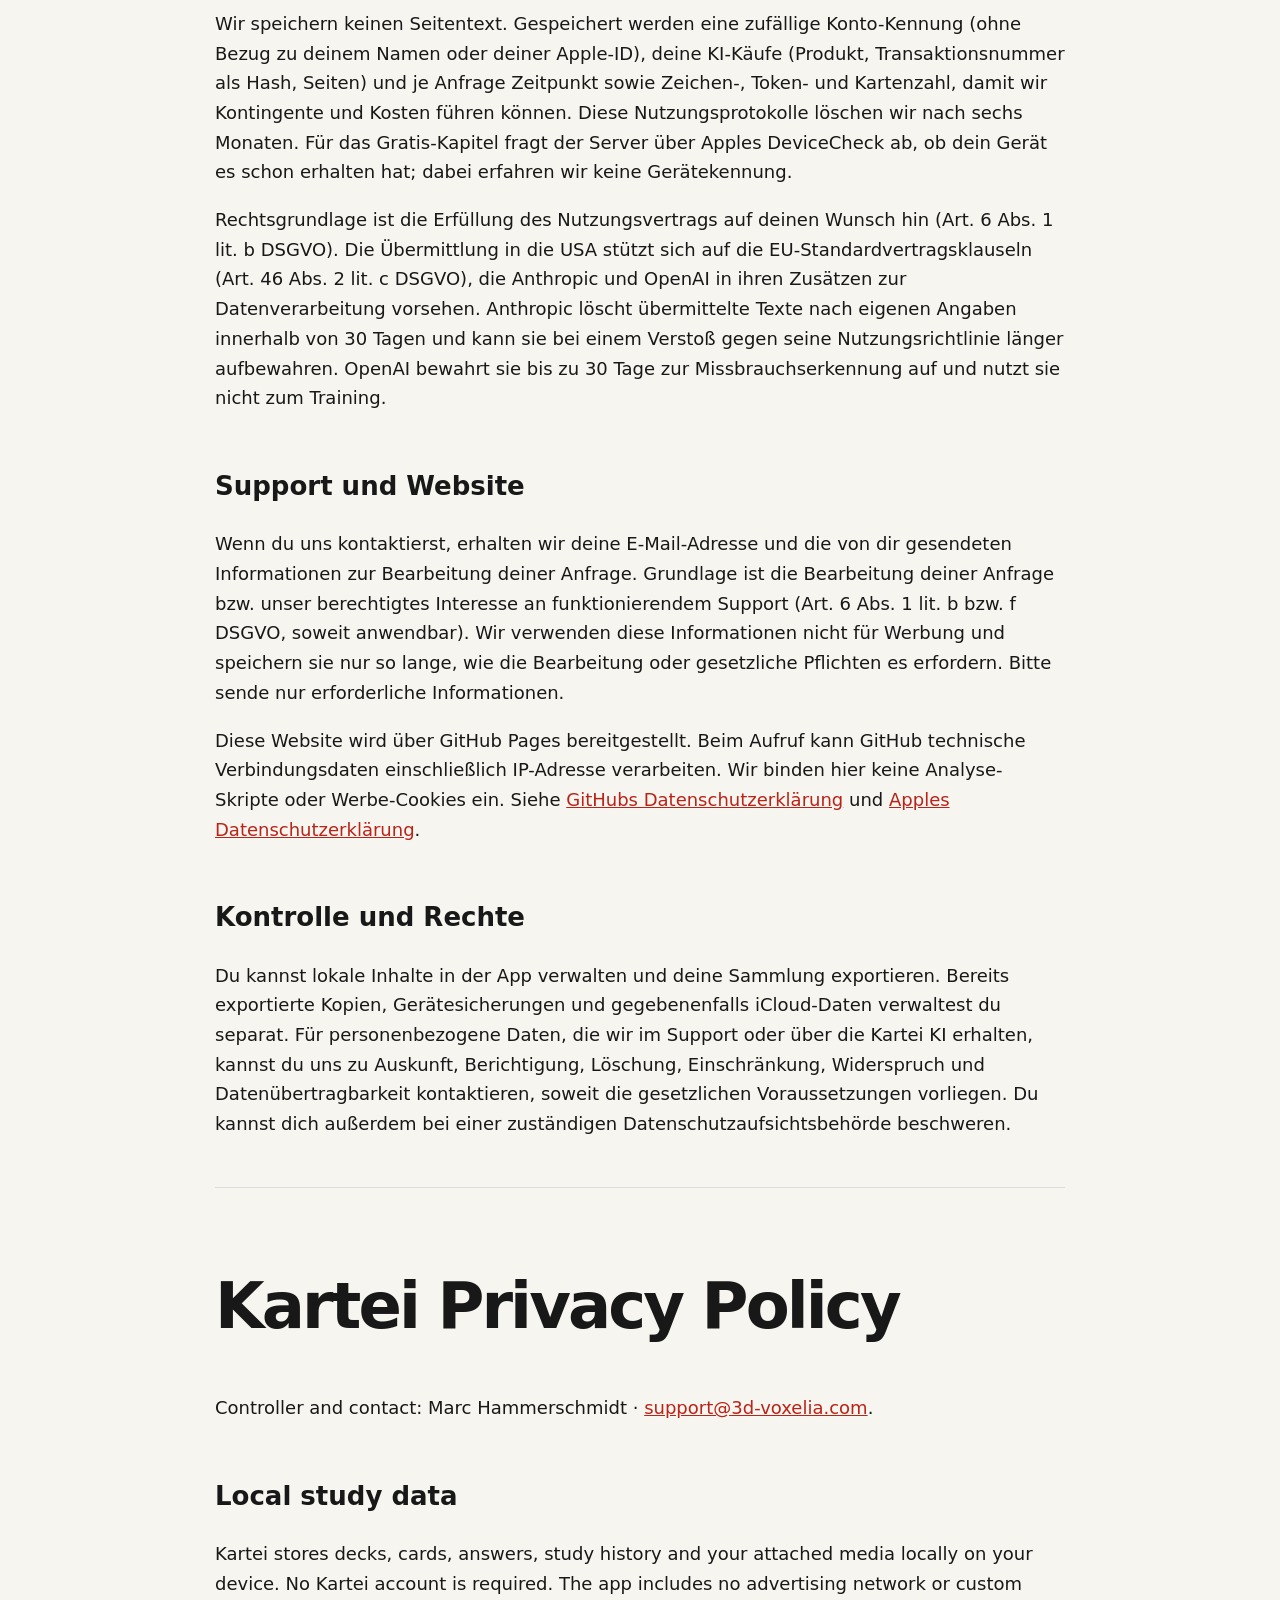
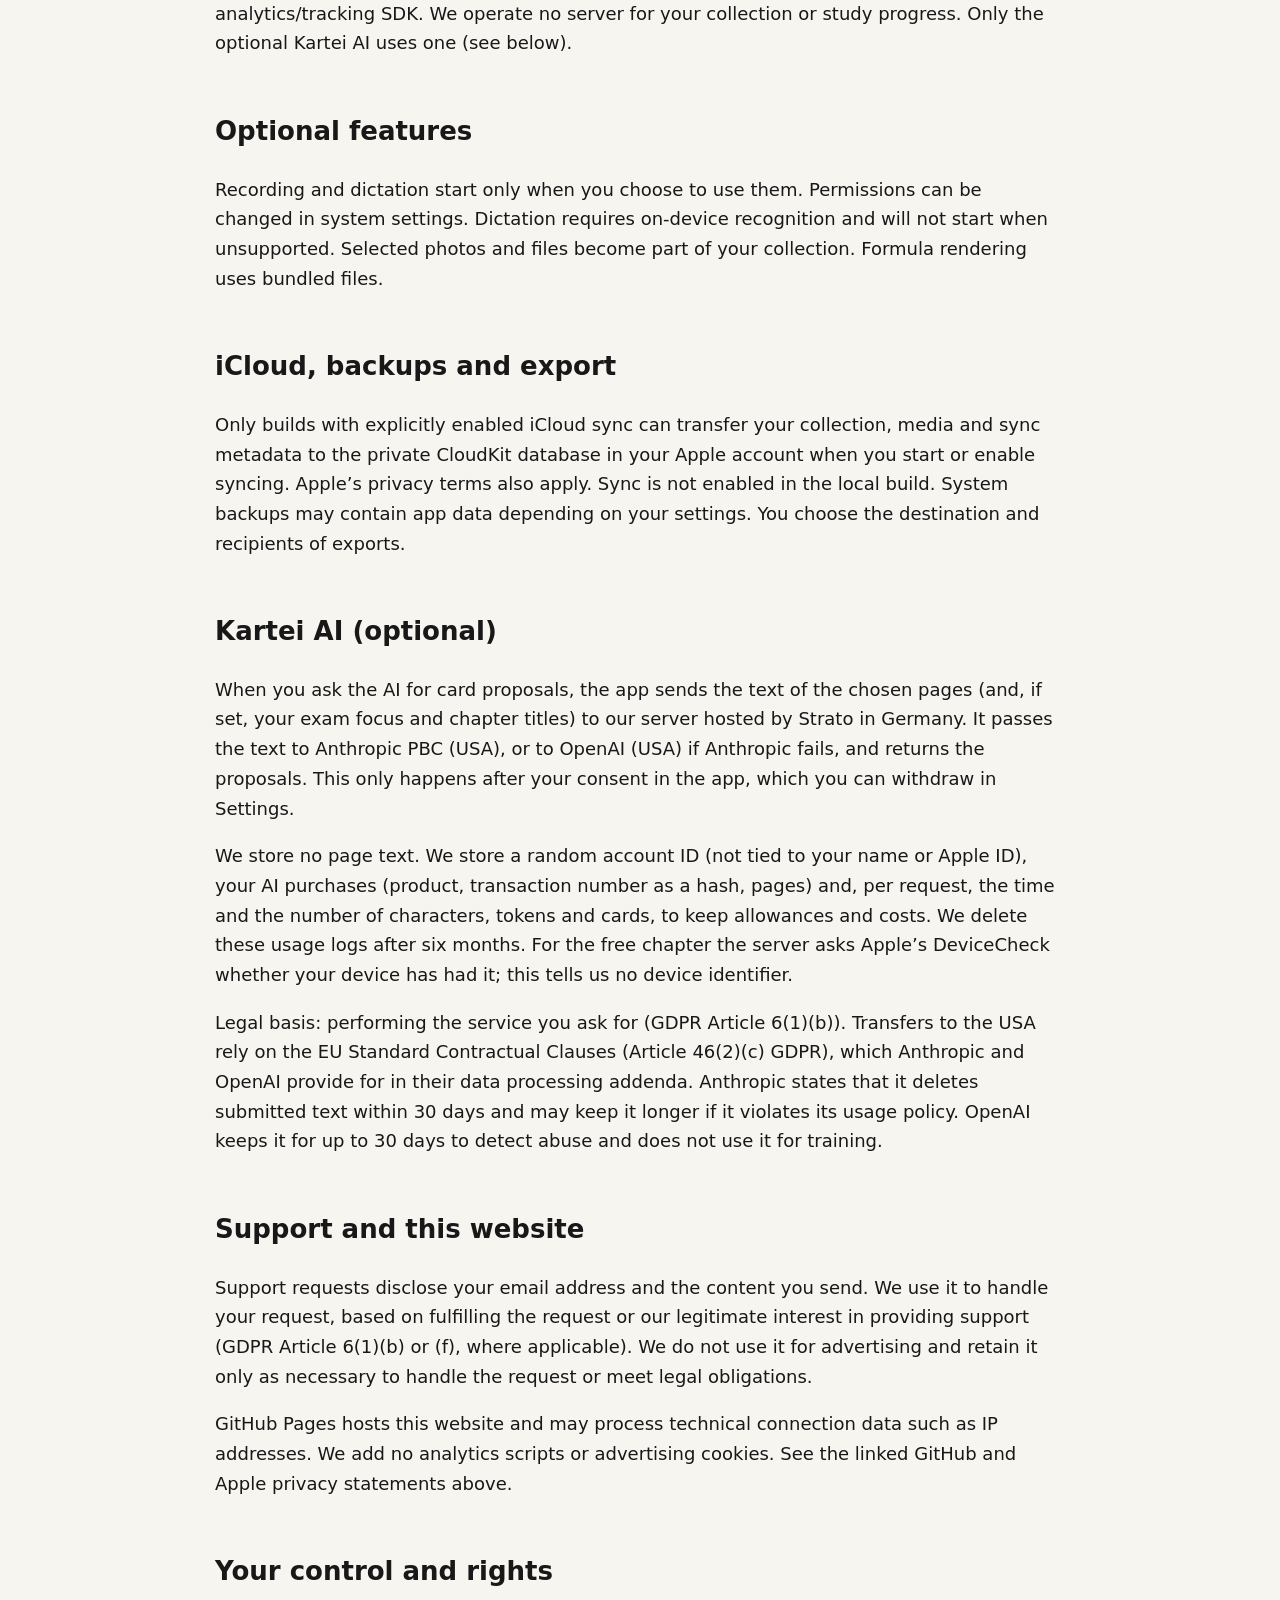
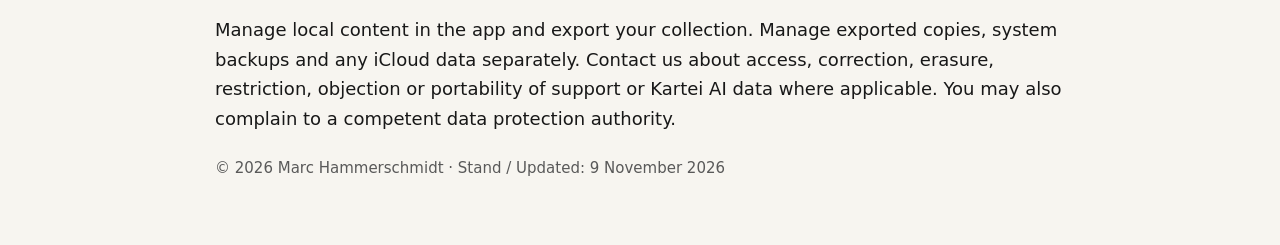
<file: kartei/privacy.html>
<!doctype html><html lang="de"><meta charset="utf-8"><meta name="viewport" content="width=device-width,initial-scale=1"><title>Datenschutz · Privacy · Kartei</title><style>body{margin:0;background:#f7f5f0;color:#181818;font:18px/1.65 system-ui,sans-serif}main{max-width:850px;margin:auto;padding:64px 24px}h1{font-size:clamp(38px,7vw,64px);line-height:1.05;letter-spacing:-.045em}h2{margin-top:2em;font-size:26px}a{color:#b92318}nav{display:flex;gap:24px;flex-wrap:wrap}small{color:#595959}.brand{font-size:30px;font-weight:800;letter-spacing:-.06em}.brand span{color:#d72517}section{border-top:1px solid #ddd;padding-top:32px;margin-top:48px}</style><main><div class="brand">kartei<span> .</span></div><nav><a href="support.html">Support / Help</a><a href="privacy.html">Datenschutz / Privacy</a></nav><h1>Datenschutz für Kartei</h1><p>Diese Erklärung beschreibt Kartei für iPhone, iPad und Mac sowie diese Support-Website.</p><h2>Verantwortlicher und Kontakt</h2><p>Marc Hammerschmidt · <a href="mailto:support@3d-voxelia.com">support@3d-voxelia.com</a></p><h2>Lerninhalte auf deinem Gerät</h2><p>Kartei speichert Stapel, Karten, Antworten, Lernfortschritt und von dir hinzugefügte Bilder, Dokumente, Zeichnungen oder Audioaufnahmen lokal auf deinem Gerät. Ein Kartei-Konto ist nicht erforderlich. Die App enthält keine Werbenetzwerke und kein eigenes Analyse- oder Tracking-SDK. Für deine Lernsammlung und deinen Lernstand betreiben wir keinen Server. Nur die optionale Kartei KI nutzt einen (siehe unten).</p><h2>Optionale Gerätefunktionen</h2><p>Aufnahmen und Diktat werden nur auf deine Aktion hin gestartet. Berechtigungen lassen sich in den Systemeinstellungen verwalten. Die App fordert für Diktat eine Verarbeitung auf dem Gerät an und startet sie nicht, wenn das Gerät diese nicht unterstützt. Ausgewählte Fotos und Dateien werden Teil deiner lokalen Sammlung. Der Formelsatz verwendet mitgelieferte Dateien statt eines externen Formeldienstes.</p><h2>iCloud, Sicherungen und Export</h2><p>In einer Version mit ausdrücklich freigeschalteter iCloud-Synchronisation werden bei von dir gestartetem oder aktiviertem Abgleich die Sammlung, Medien und Synchronisationsinformationen in der privaten CloudKit-Datenbank deines Apple-Kontos verarbeitet. Dafür gelten zusätzlich Apples Datenschutzbedingungen. In der lokalen Version ist dieser Abgleich nicht freigeschaltet. Gerätesicherungen können App-Daten enthalten, abhängig von deinen Systemeinstellungen. Bei Export und Teilen bestimmst du selbst Speicherort und Empfänger.</p><h2>Kartei KI (optional)</h2><p>Wenn du dir Karten von der KI vorschlagen lässt, schickt die App den Text der gewählten Seiten (und, falls gesetzt, deinen Klausurfokus und die Kapitelüberschriften) an unseren Server bei Strato in Deutschland. Er leitet den Text an Anthropic PBC (USA) weiter, bei einer Störung an OpenAI (USA), und gibt die Kartenvorschläge zurück. Das geschieht erst nach deiner Einwilligung in der App, die du in den Einstellungen widerrufen kannst.</p><p>Wir speichern keinen Seitentext. Gespeichert werden eine zufällige Konto-Kennung (ohne Bezug zu deinem Namen oder deiner Apple-ID), deine KI-Käufe (Produkt, Transaktionsnummer als Hash, Seiten) und je Anfrage Zeitpunkt sowie Zeichen-, Token- und Kartenzahl, damit wir Kontingente und Kosten führen können. Diese Nutzungsprotokolle löschen wir nach sechs Monaten. Für das Gratis-Kapitel fragt der Server über Apples DeviceCheck ab, ob dein Gerät es schon erhalten hat; dabei erfahren wir keine Gerätekennung.</p><p>Rechtsgrundlage ist die Erfüllung des Nutzungsvertrags auf deinen Wunsch hin (Art. 6 Abs. 1 lit. b DSGVO). Die Übermittlung in die USA stützt sich auf die EU-Standardvertragsklauseln (Art. 46 Abs. 2 lit. c DSGVO), die Anthropic und OpenAI in ihren Zusätzen zur Datenverarbeitung vorsehen. Anthropic löscht übermittelte Texte nach eigenen Angaben innerhalb von 30 Tagen und kann sie bei einem Verstoß gegen seine Nutzungsrichtlinie länger aufbewahren. OpenAI bewahrt sie bis zu 30 Tage zur Missbrauchserkennung auf und nutzt sie nicht zum Training.</p><h2>Support und Website</h2><p>Wenn du uns kontaktierst, erhalten wir deine E-Mail-Adresse und die von dir gesendeten Informationen zur Bearbeitung deiner Anfrage. Grundlage ist die Bearbeitung deiner Anfrage bzw. unser berechtigtes Interesse an funktionierendem Support (Art. 6 Abs. 1 lit. b bzw. f DSGVO, soweit anwendbar). Wir verwenden diese Informationen nicht für Werbung und speichern sie nur so lange, wie die Bearbeitung oder gesetzliche Pflichten es erfordern. Bitte sende nur erforderliche Informationen.</p><p>Diese Website wird über GitHub Pages bereitgestellt. Beim Aufruf kann GitHub technische Verbindungsdaten einschließlich IP-Adresse verarbeiten. Wir binden hier keine Analyse-Skripte oder Werbe-Cookies ein. Siehe <a href="https://docs.github.com/en/site-policy/privacy-policies/github-general-privacy-statement">GitHubs Datenschutzerklärung</a> und <a href="https://www.apple.com/legal/privacy/">Apples Datenschutzerklärung</a>.</p><h2>Kontrolle und Rechte</h2><p>Du kannst lokale Inhalte in der App verwalten und deine Sammlung exportieren. Bereits exportierte Kopien, Gerätesicherungen und gegebenenfalls iCloud-Daten verwaltest du separat. Für personenbezogene Daten, die wir im Support oder über die Kartei KI erhalten, kannst du uns zu Auskunft, Berichtigung, Löschung, Einschränkung, Widerspruch und Datenübertragbarkeit kontaktieren, soweit die gesetzlichen Voraussetzungen vorliegen. Du kannst dich außerdem bei einer zuständigen Datenschutzaufsichtsbehörde beschweren.</p><section lang="en"><h1>Kartei Privacy Policy</h1><p>Controller and contact: Marc Hammerschmidt · <a href="mailto:support@3d-voxelia.com">support@3d-voxelia.com</a>.</p><h2>Local study data</h2><p>Kartei stores decks, cards, answers, study history and your attached media locally on your device. No Kartei account is required. The app includes no advertising network or custom analytics/tracking SDK. We operate no server for your collection or study progress. Only the optional Kartei AI uses one (see below).</p><h2>Optional features</h2><p>Recording and dictation start only when you choose to use them. Permissions can be changed in system settings. Dictation requires on-device recognition and will not start when unsupported. Selected photos and files become part of your collection. Formula rendering uses bundled files.</p><h2>iCloud, backups and export</h2><p>Only builds with explicitly enabled iCloud sync can transfer your collection, media and sync metadata to the private CloudKit database in your Apple account when you start or enable syncing. Apple’s privacy terms also apply. Sync is not enabled in the local build. System backups may contain app data depending on your settings. You choose the destination and recipients of exports.</p><h2>Kartei AI (optional)</h2><p>When you ask the AI for card proposals, the app sends the text of the chosen pages (and, if set, your exam focus and chapter titles) to our server hosted by Strato in Germany. It passes the text to Anthropic PBC (USA), or to OpenAI (USA) if Anthropic fails, and returns the proposals. This only happens after your consent in the app, which you can withdraw in Settings.</p><p>We store no page text. We store a random account ID (not tied to your name or Apple ID), your AI purchases (product, transaction number as a hash, pages) and, per request, the time and the number of characters, tokens and cards, to keep allowances and costs. We delete these usage logs after six months. For the free chapter the server asks Apple’s DeviceCheck whether your device has had it; this tells us no device identifier.</p><p>Legal basis: performing the service you ask for (GDPR Article 6(1)(b)). Transfers to the USA rely on the EU Standard Contractual Clauses (Article 46(2)(c) GDPR), which Anthropic and OpenAI provide for in their data processing addenda. Anthropic states that it deletes submitted text within 30 days and may keep it longer if it violates its usage policy. OpenAI keeps it for up to 30 days to detect abuse and does not use it for training.</p><h2>Support and this website</h2><p>Support requests disclose your email address and the content you send. We use it to handle your request, based on fulfilling the request or our legitimate interest in providing support (GDPR Article 6(1)(b) or (f), where applicable). We do not use it for advertising and retain it only as necessary to handle the request or meet legal obligations.</p><p>GitHub Pages hosts this website and may process technical connection data such as IP addresses. We add no analytics scripts or advertising cookies. See the linked GitHub and Apple privacy statements above.</p><h2>Your control and rights</h2><p>Manage local content in the app and export your collection. Manage exported copies, system backups and any iCloud data separately. Contact us about access, correction, erasure, restriction, objection or portability of support or Kartei AI data where applicable. You may also complain to a competent data protection authority.</p></section><footer><small>© 2026 Marc Hammerschmidt · Stand / Updated: 9 November 2026</small></footer></main></html>
</file>
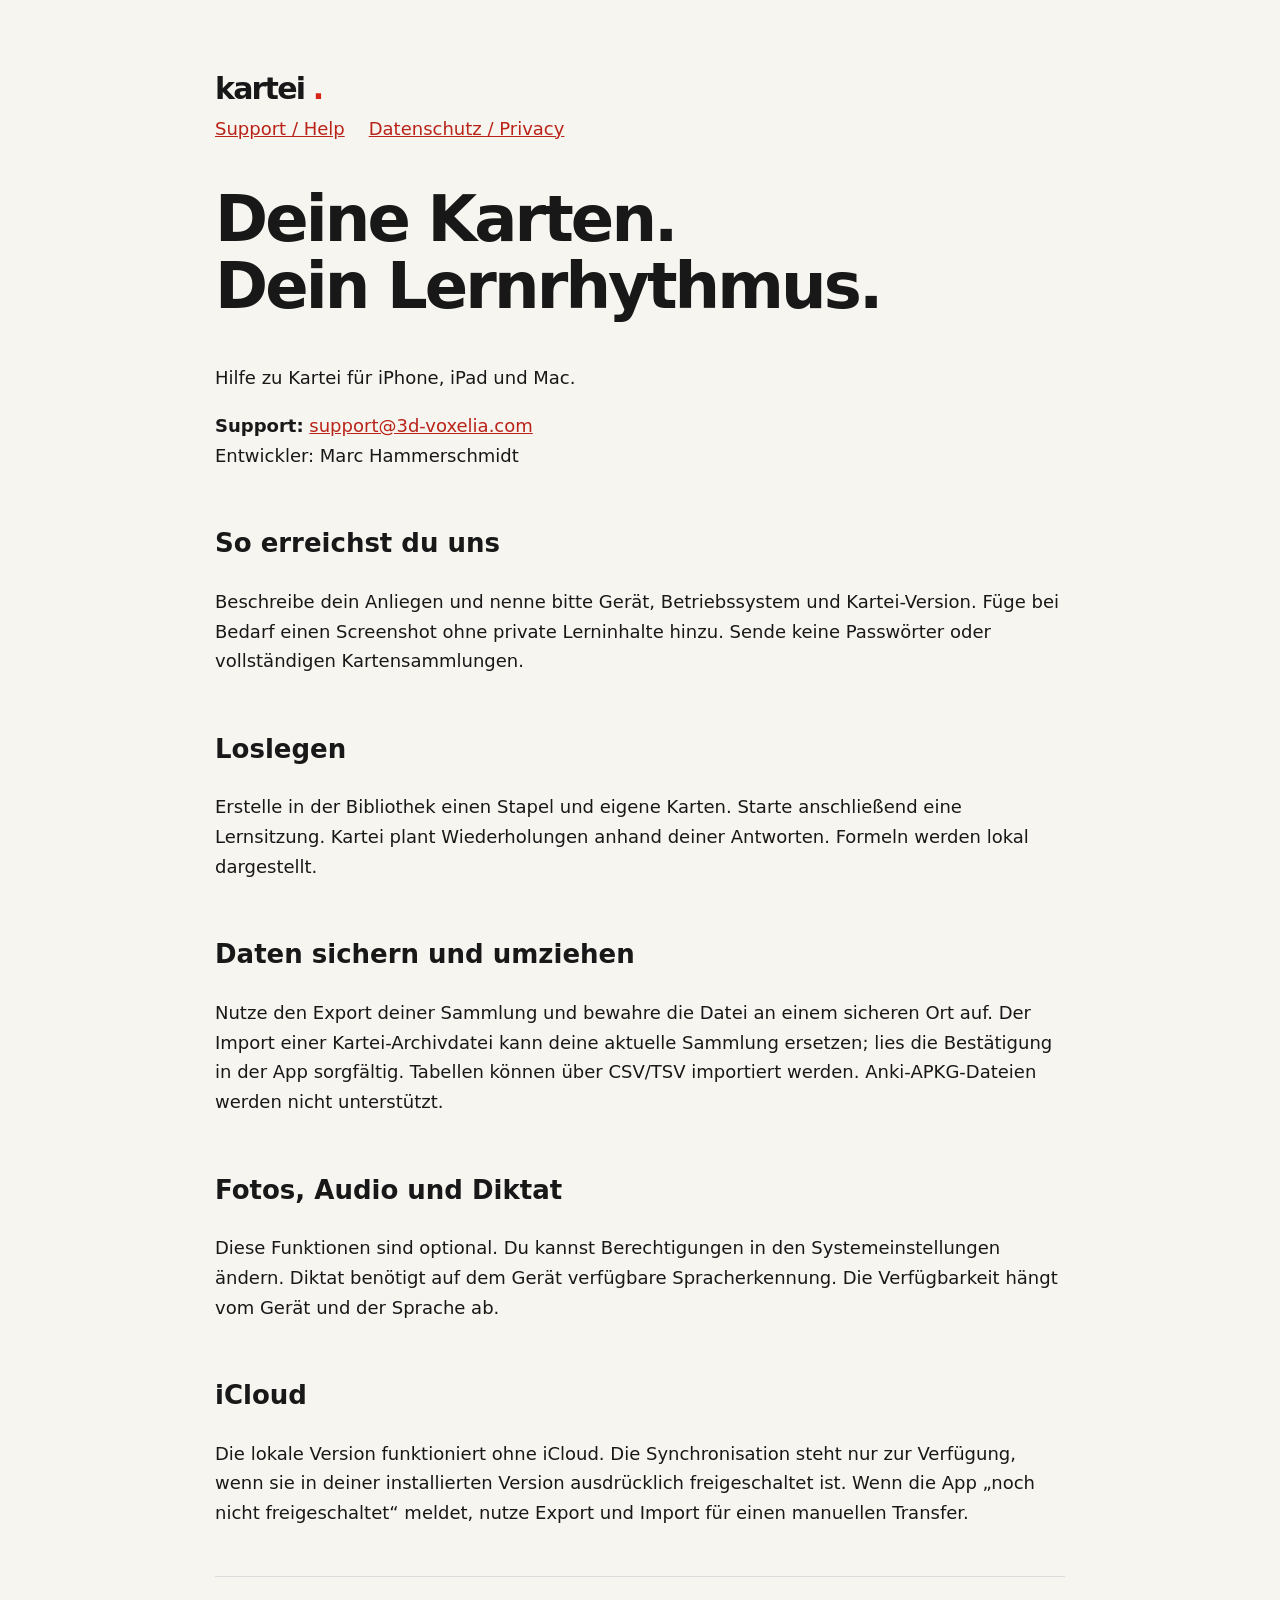
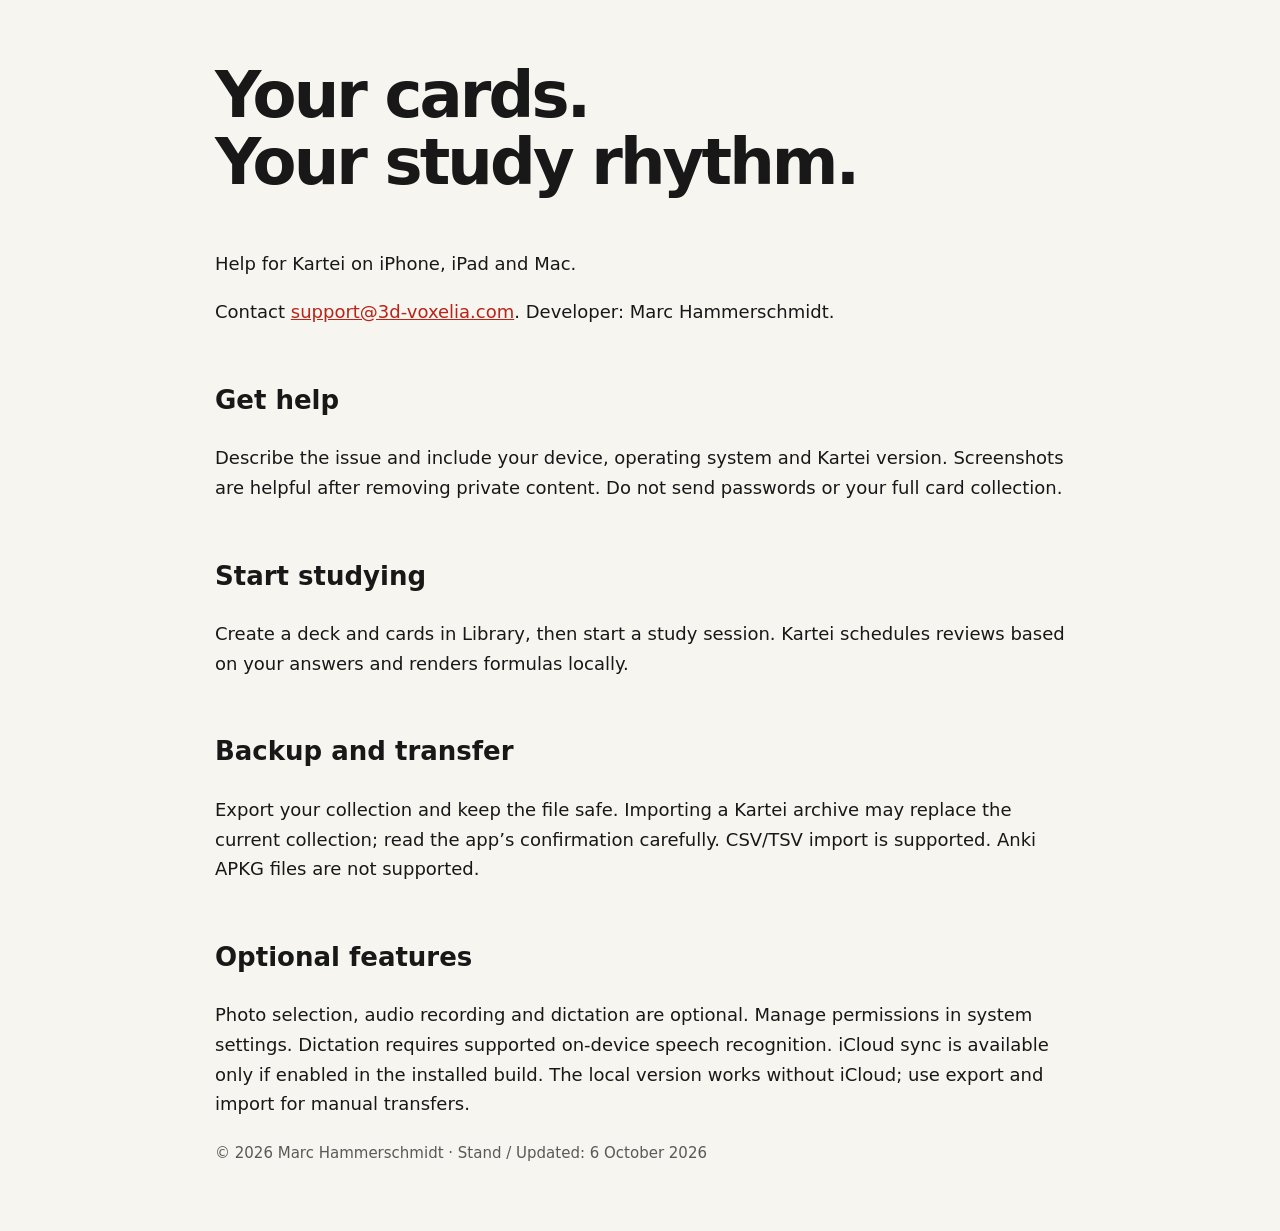
<file: kartei/support.html>
<!doctype html><html lang="de"><meta charset="utf-8"><meta name="viewport" content="width=device-width,initial-scale=1"><title>Support · Kartei</title><style>body{margin:0;background:#f7f5f0;color:#181818;font:18px/1.65 system-ui,sans-serif}main{max-width:850px;margin:auto;padding:64px 24px}h1{font-size:clamp(38px,7vw,64px);line-height:1.05;letter-spacing:-.045em}h2{margin-top:2em;font-size:26px}a{color:#b92318}nav{display:flex;gap:24px;flex-wrap:wrap}small{color:#595959}.brand{font-size:30px;font-weight:800;letter-spacing:-.06em}.brand span{color:#d72517}section{border-top:1px solid #ddd;padding-top:32px;margin-top:48px}</style><main><div class="brand">kartei<span> .</span></div><nav><a href="support.html">Support / Help</a><a href="privacy.html">Datenschutz / Privacy</a></nav><h1>Deine Karten.<br>Dein Lernrhythmus.</h1><p>Hilfe zu Kartei für iPhone, iPad und Mac.</p><p><strong>Support:</strong> <a href="mailto:support@3d-voxelia.com?subject=Kartei%20Support">support@3d-voxelia.com</a><br>Entwickler: Marc Hammerschmidt</p><h2>So erreichst du uns</h2><p>Beschreibe dein Anliegen und nenne bitte Gerät, Betriebssystem und Kartei-Version. Füge bei Bedarf einen Screenshot ohne private Lerninhalte hinzu. Sende keine Passwörter oder vollständigen Kartensammlungen.</p><h2>Loslegen</h2><p>Erstelle in der Bibliothek einen Stapel und eigene Karten. Starte anschließend eine Lernsitzung. Kartei plant Wiederholungen anhand deiner Antworten. Formeln werden lokal dargestellt.</p><h2>Daten sichern und umziehen</h2><p>Nutze den Export deiner Sammlung und bewahre die Datei an einem sicheren Ort auf. Der Import einer Kartei-Archivdatei kann deine aktuelle Sammlung ersetzen; lies die Bestätigung in der App sorgfältig. Tabellen können über CSV/TSV importiert werden. Anki-APKG-Dateien werden nicht unterstützt.</p><h2>Fotos, Audio und Diktat</h2><p>Diese Funktionen sind optional. Du kannst Berechtigungen in den Systemeinstellungen ändern. Diktat benötigt auf dem Gerät verfügbare Spracherkennung. Die Verfügbarkeit hängt vom Gerät und der Sprache ab.</p><h2>iCloud</h2><p>Die lokale Version funktioniert ohne iCloud. Die Synchronisation steht nur zur Verfügung, wenn sie in deiner installierten Version ausdrücklich freigeschaltet ist. Wenn die App „noch nicht freigeschaltet“ meldet, nutze Export und Import für einen manuellen Transfer.</p><section lang="en"><h1>Your cards.<br>Your study rhythm.</h1><p>Help for Kartei on iPhone, iPad and Mac.</p><p>Contact <a href="mailto:support@3d-voxelia.com?subject=Kartei%20Support">support@3d-voxelia.com</a>. Developer: Marc Hammerschmidt.</p><h2>Get help</h2><p>Describe the issue and include your device, operating system and Kartei version. Screenshots are helpful after removing private content. Do not send passwords or your full card collection.</p><h2>Start studying</h2><p>Create a deck and cards in Library, then start a study session. Kartei schedules reviews based on your answers and renders formulas locally.</p><h2>Backup and transfer</h2><p>Export your collection and keep the file safe. Importing a Kartei archive may replace the current collection; read the app’s confirmation carefully. CSV/TSV import is supported. Anki APKG files are not supported.</p><h2>Optional features</h2><p>Photo selection, audio recording and dictation are optional. Manage permissions in system settings. Dictation requires supported on-device speech recognition. iCloud sync is available only if enabled in the installed build. The local version works without iCloud; use export and import for manual transfers.</p></section><footer><small>© 2026 Marc Hammerschmidt · Stand / Updated: 6 October 2026</small></footer></main></html>
</file>
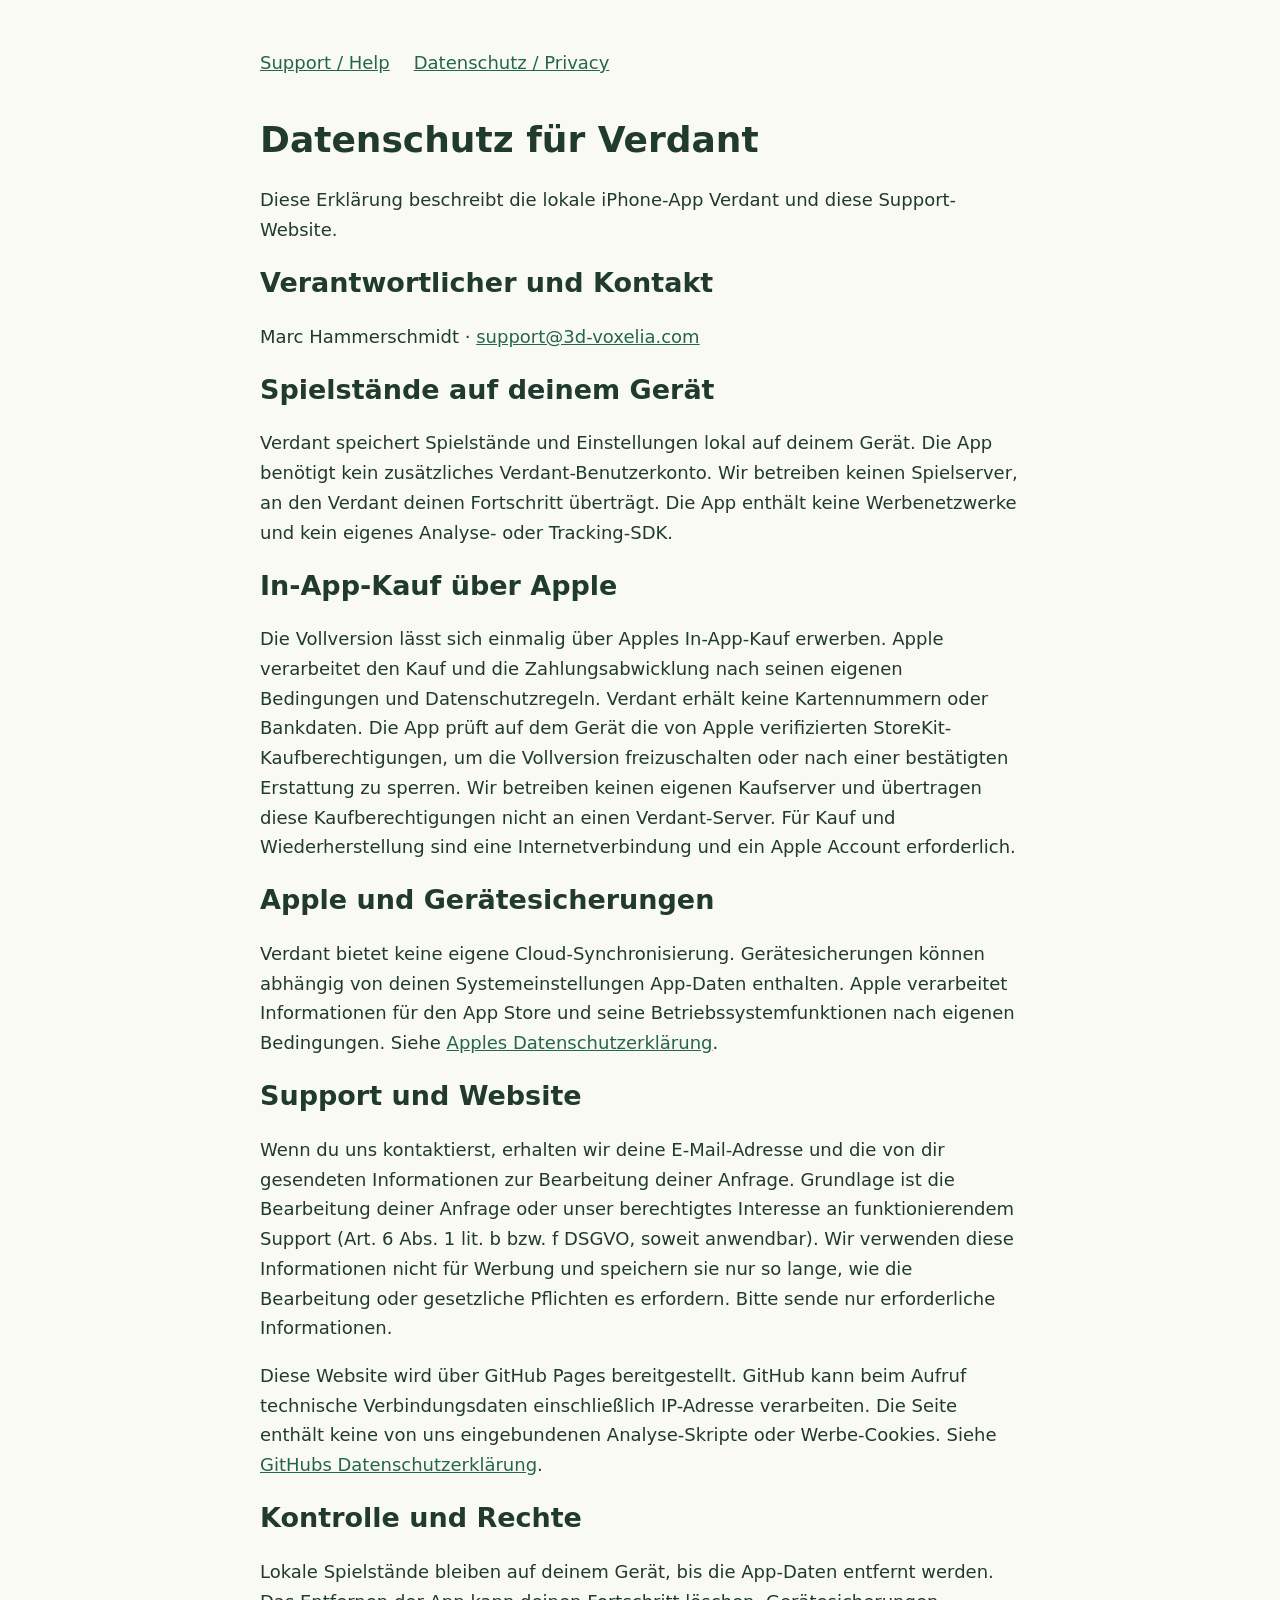
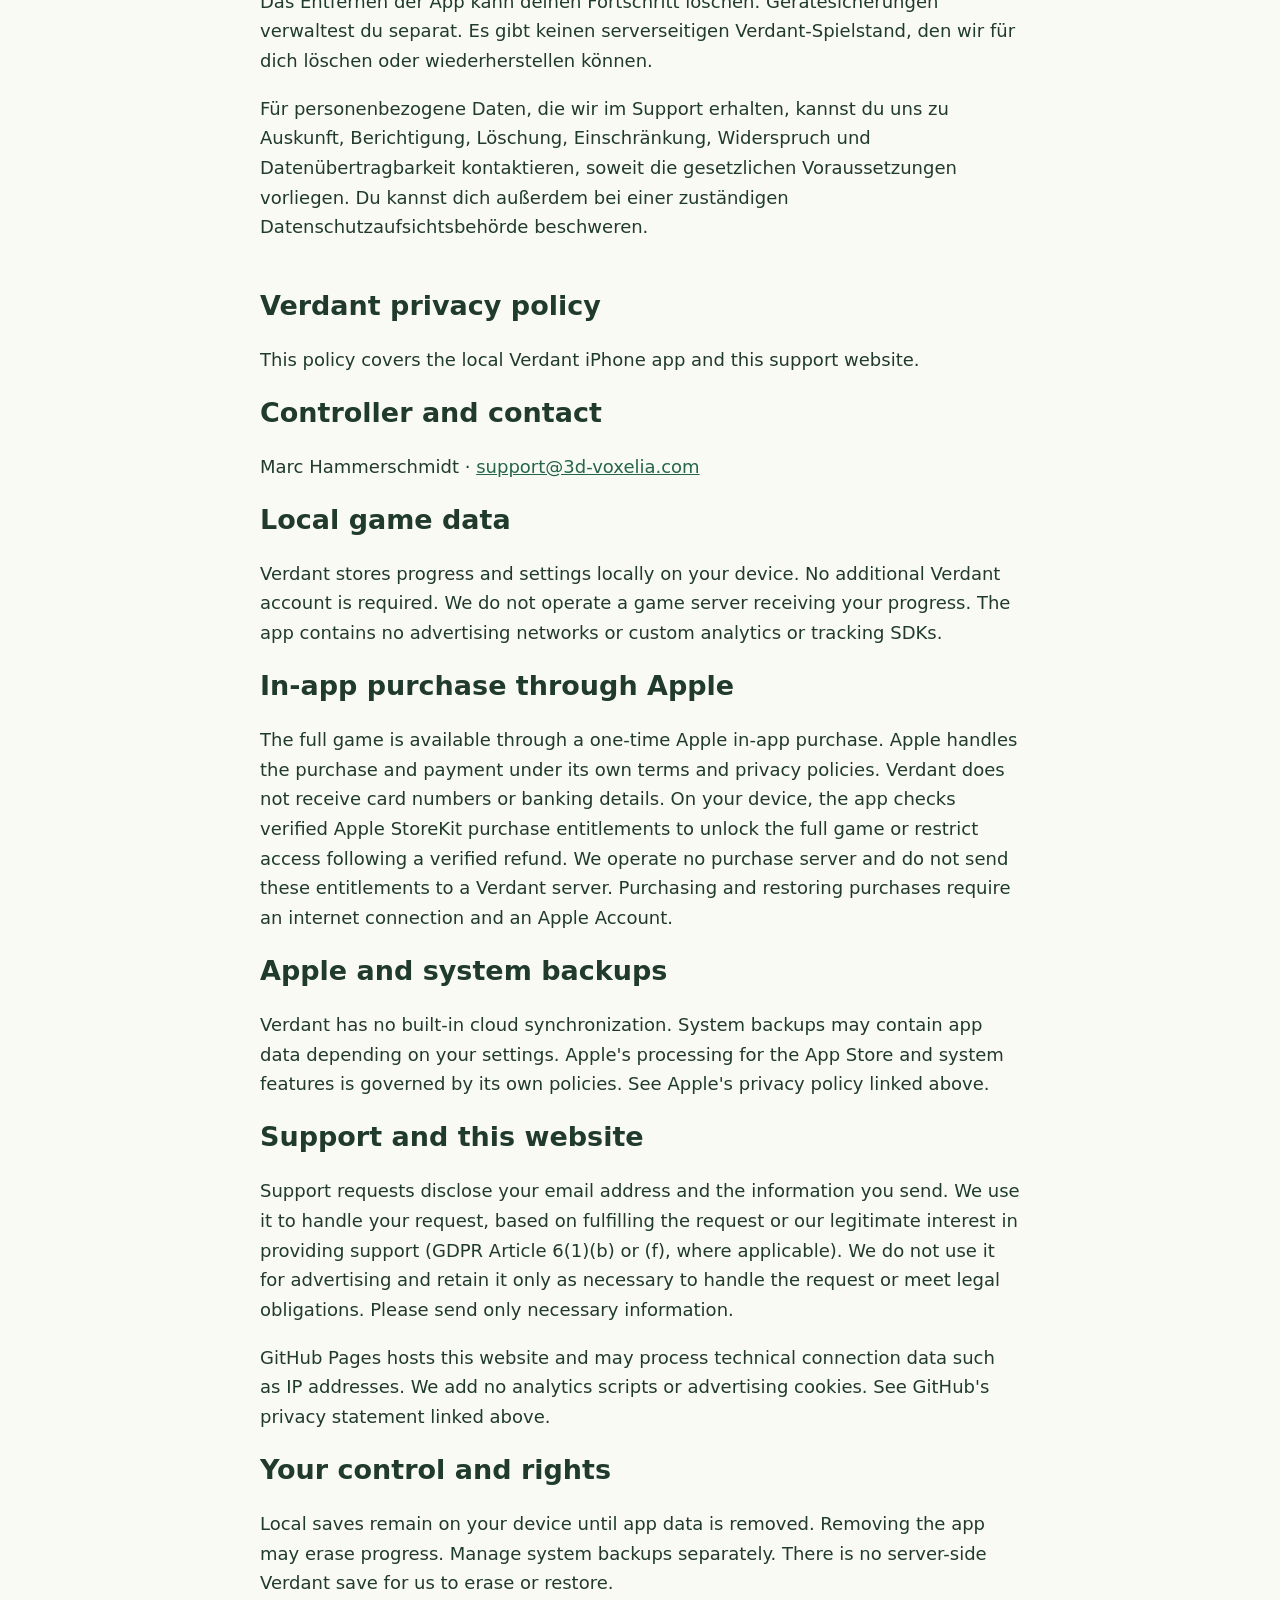
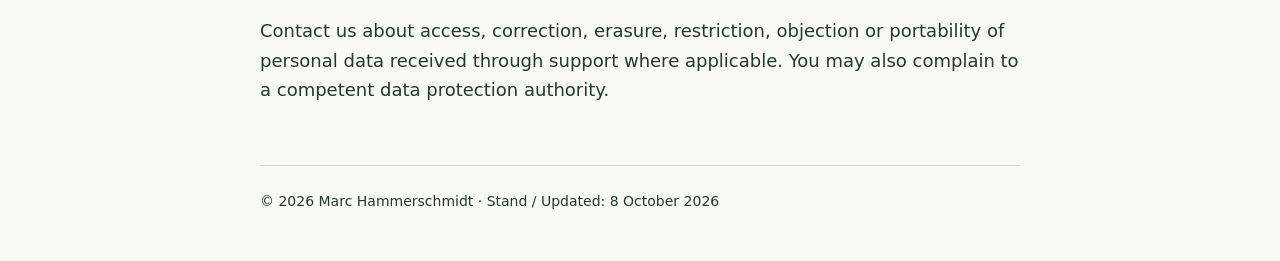
<file: verdant/privacy.html>
<!doctype html><html lang="de"><meta charset="utf-8"><meta name="viewport" content="width=device-width,initial-scale=1"><title>Datenschutz / Privacy · Verdant</title><style>body{max-width:760px;margin:48px auto;padding:0 24px;font:18px/1.65 system-ui,sans-serif;color:#203a2e;background:#fafaf5}a{color:#246647}nav{display:flex;gap:24px;margin-bottom:40px}h1,h2{line-height:1.2}section{margin-top:48px}footer{margin-top:60px;padding-top:24px;border-top:1px solid #cdd9cb;font-size:14px}:focus-visible{outline:3px solid #ad6914;outline-offset:4px}</style><nav aria-label="Navigation"><a href="support.html">Support / Help</a><a href="privacy.html">Datenschutz / Privacy</a></nav><main><h1>Datenschutz für Verdant</h1><p>Diese Erklärung beschreibt die lokale iPhone-App Verdant und diese Support-Website.</p><h2>Verantwortlicher und Kontakt</h2><p>Marc Hammerschmidt · <a href="mailto:support@3d-voxelia.com">support@3d-voxelia.com</a></p><h2>Spielstände auf deinem Gerät</h2><p>Verdant speichert Spielstände und Einstellungen lokal auf deinem Gerät. Die App benötigt kein zusätzliches Verdant-Benutzerkonto. Wir betreiben keinen Spielserver, an den Verdant deinen Fortschritt überträgt. Die App enthält keine Werbenetzwerke und kein eigenes Analyse- oder Tracking-SDK.</p><h2>In-App-Kauf über Apple</h2><p>Die Vollversion lässt sich einmalig über Apples In-App-Kauf erwerben. Apple verarbeitet den Kauf und die Zahlungsabwicklung nach seinen eigenen Bedingungen und Datenschutzregeln. Verdant erhält keine Kartennummern oder Bankdaten. Die App prüft auf dem Gerät die von Apple verifizierten StoreKit-Kaufberechtigungen, um die Vollversion freizuschalten oder nach einer bestätigten Erstattung zu sperren. Wir betreiben keinen eigenen Kaufserver und übertragen diese Kaufberechtigungen nicht an einen Verdant-Server. Für Kauf und Wiederherstellung sind eine Internetverbindung und ein Apple Account erforderlich.</p><h2>Apple und Gerätesicherungen</h2><p>Verdant bietet keine eigene Cloud-Synchronisierung. Gerätesicherungen können abhängig von deinen Systemeinstellungen App-Daten enthalten. Apple verarbeitet Informationen für den App Store und seine Betriebssystemfunktionen nach eigenen Bedingungen. Siehe <a href="https://www.apple.com/legal/privacy/">Apples Datenschutzerklärung</a>.</p><h2>Support und Website</h2><p>Wenn du uns kontaktierst, erhalten wir deine E-Mail-Adresse und die von dir gesendeten Informationen zur Bearbeitung deiner Anfrage. Grundlage ist die Bearbeitung deiner Anfrage oder unser berechtigtes Interesse an funktionierendem Support (Art. 6 Abs. 1 lit. b bzw. f DSGVO, soweit anwendbar). Wir verwenden diese Informationen nicht für Werbung und speichern sie nur so lange, wie die Bearbeitung oder gesetzliche Pflichten es erfordern. Bitte sende nur erforderliche Informationen.</p><p>Diese Website wird über GitHub Pages bereitgestellt. GitHub kann beim Aufruf technische Verbindungsdaten einschließlich IP-Adresse verarbeiten. Die Seite enthält keine von uns eingebundenen Analyse-Skripte oder Werbe-Cookies. Siehe <a href="https://docs.github.com/en/site-policy/privacy-policies/github-general-privacy-statement">GitHubs Datenschutzerklärung</a>.</p><h2>Kontrolle und Rechte</h2><p>Lokale Spielstände bleiben auf deinem Gerät, bis die App-Daten entfernt werden. Das Entfernen der App kann deinen Fortschritt löschen. Gerätesicherungen verwaltest du separat. Es gibt keinen serverseitigen Verdant-Spielstand, den wir für dich löschen oder wiederherstellen können.</p><p>Für personenbezogene Daten, die wir im Support erhalten, kannst du uns zu Auskunft, Berichtigung, Löschung, Einschränkung, Widerspruch und Datenübertragbarkeit kontaktieren, soweit die gesetzlichen Voraussetzungen vorliegen. Du kannst dich außerdem bei einer zuständigen Datenschutzaufsichtsbehörde beschweren.</p><section lang="en"><h1>Verdant privacy policy</h1><p>This policy covers the local Verdant iPhone app and this support website.</p><h2>Controller and contact</h2><p>Marc Hammerschmidt · <a href="mailto:support@3d-voxelia.com">support@3d-voxelia.com</a></p><h2>Local game data</h2><p>Verdant stores progress and settings locally on your device. No additional Verdant account is required. We do not operate a game server receiving your progress. The app contains no advertising networks or custom analytics or tracking SDKs.</p><h2>In-app purchase through Apple</h2><p>The full game is available through a one-time Apple in-app purchase. Apple handles the purchase and payment under its own terms and privacy policies. Verdant does not receive card numbers or banking details. On your device, the app checks verified Apple StoreKit purchase entitlements to unlock the full game or restrict access following a verified refund. We operate no purchase server and do not send these entitlements to a Verdant server. Purchasing and restoring purchases require an internet connection and an Apple Account.</p><h2>Apple and system backups</h2><p>Verdant has no built-in cloud synchronization. System backups may contain app data depending on your settings. Apple's processing for the App Store and system features is governed by its own policies. See Apple's privacy policy linked above.</p><h2>Support and this website</h2><p>Support requests disclose your email address and the information you send. We use it to handle your request, based on fulfilling the request or our legitimate interest in providing support (GDPR Article 6(1)(b) or (f), where applicable). We do not use it for advertising and retain it only as necessary to handle the request or meet legal obligations. Please send only necessary information.</p><p>GitHub Pages hosts this website and may process technical connection data such as IP addresses. We add no analytics scripts or advertising cookies. See GitHub's privacy statement linked above.</p><h2>Your control and rights</h2><p>Local saves remain on your device until app data is removed. Removing the app may erase progress. Manage system backups separately. There is no server-side Verdant save for us to erase or restore.</p><p>Contact us about access, correction, erasure, restriction, objection or portability of personal data received through support where applicable. You may also complain to a competent data protection authority.</p></section></main><footer>© 2026 Marc Hammerschmidt · Stand / Updated: 8 October 2026</footer></html>
</file>
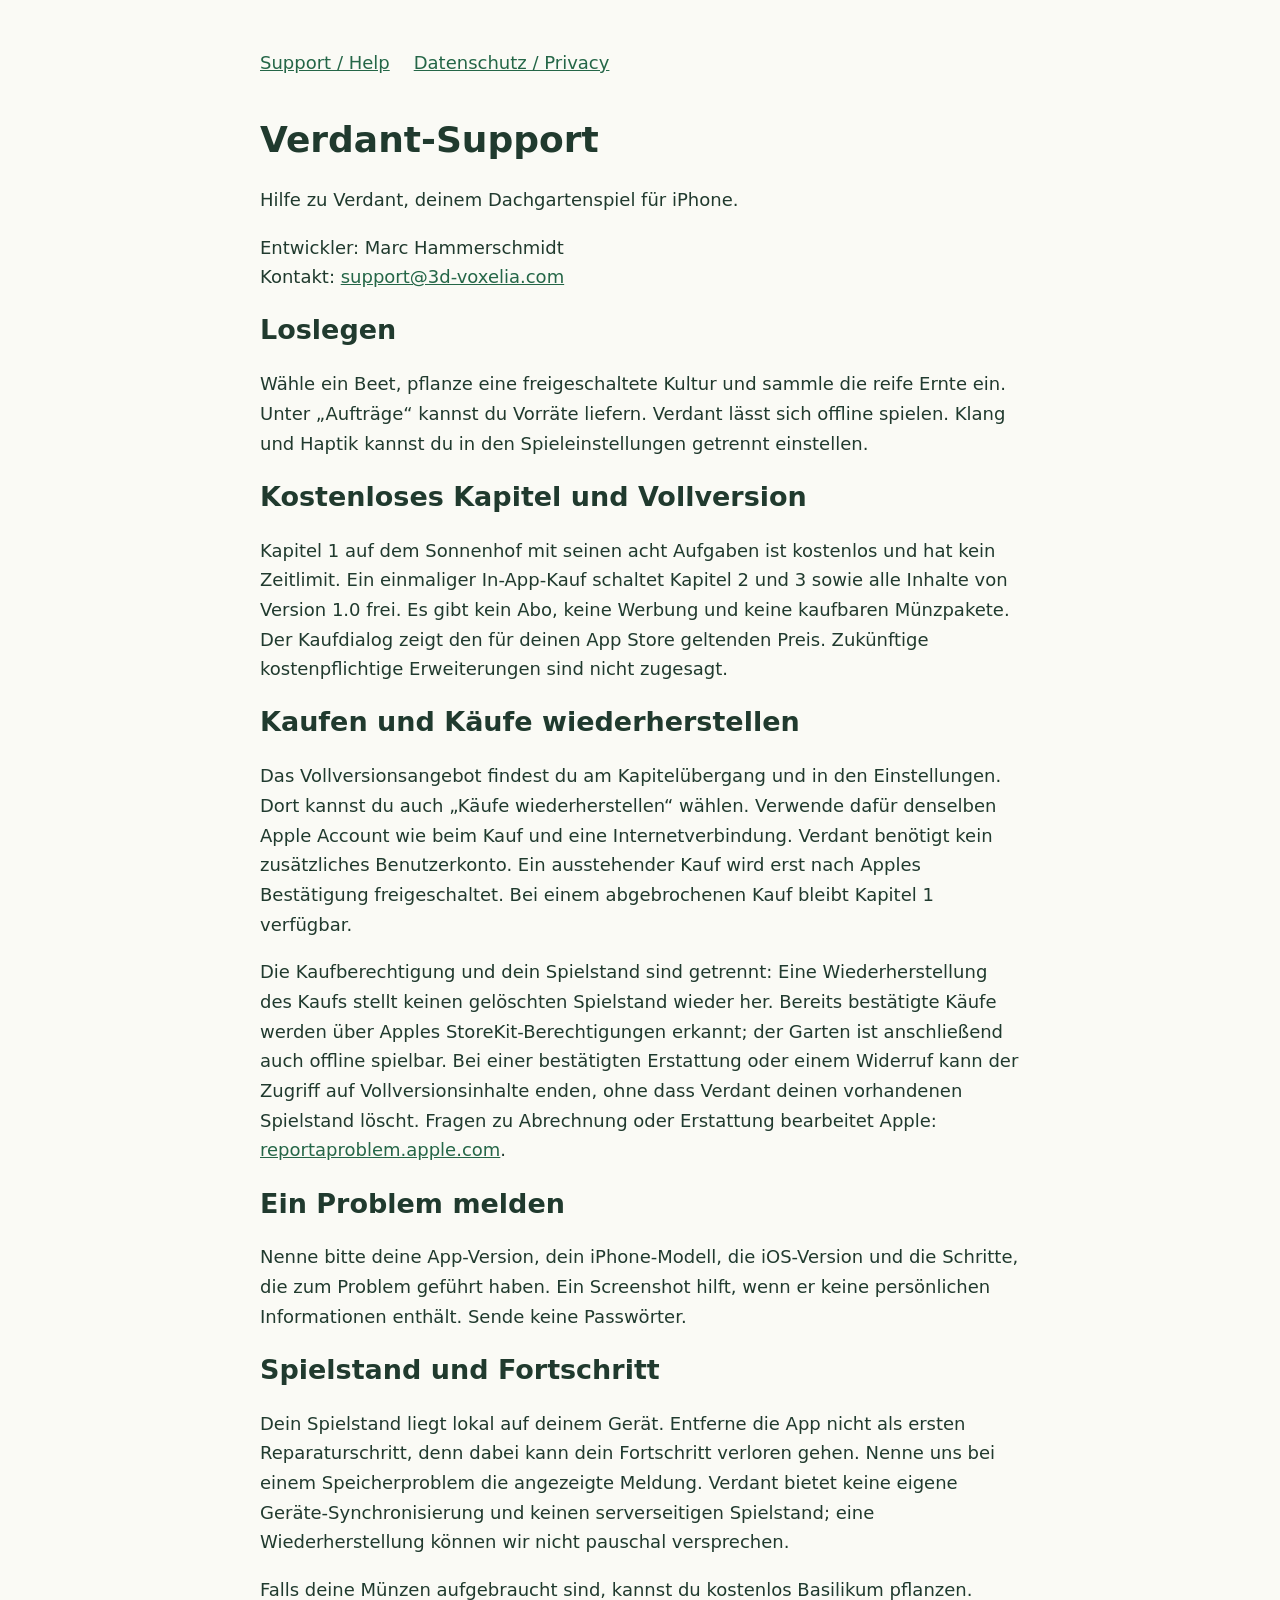
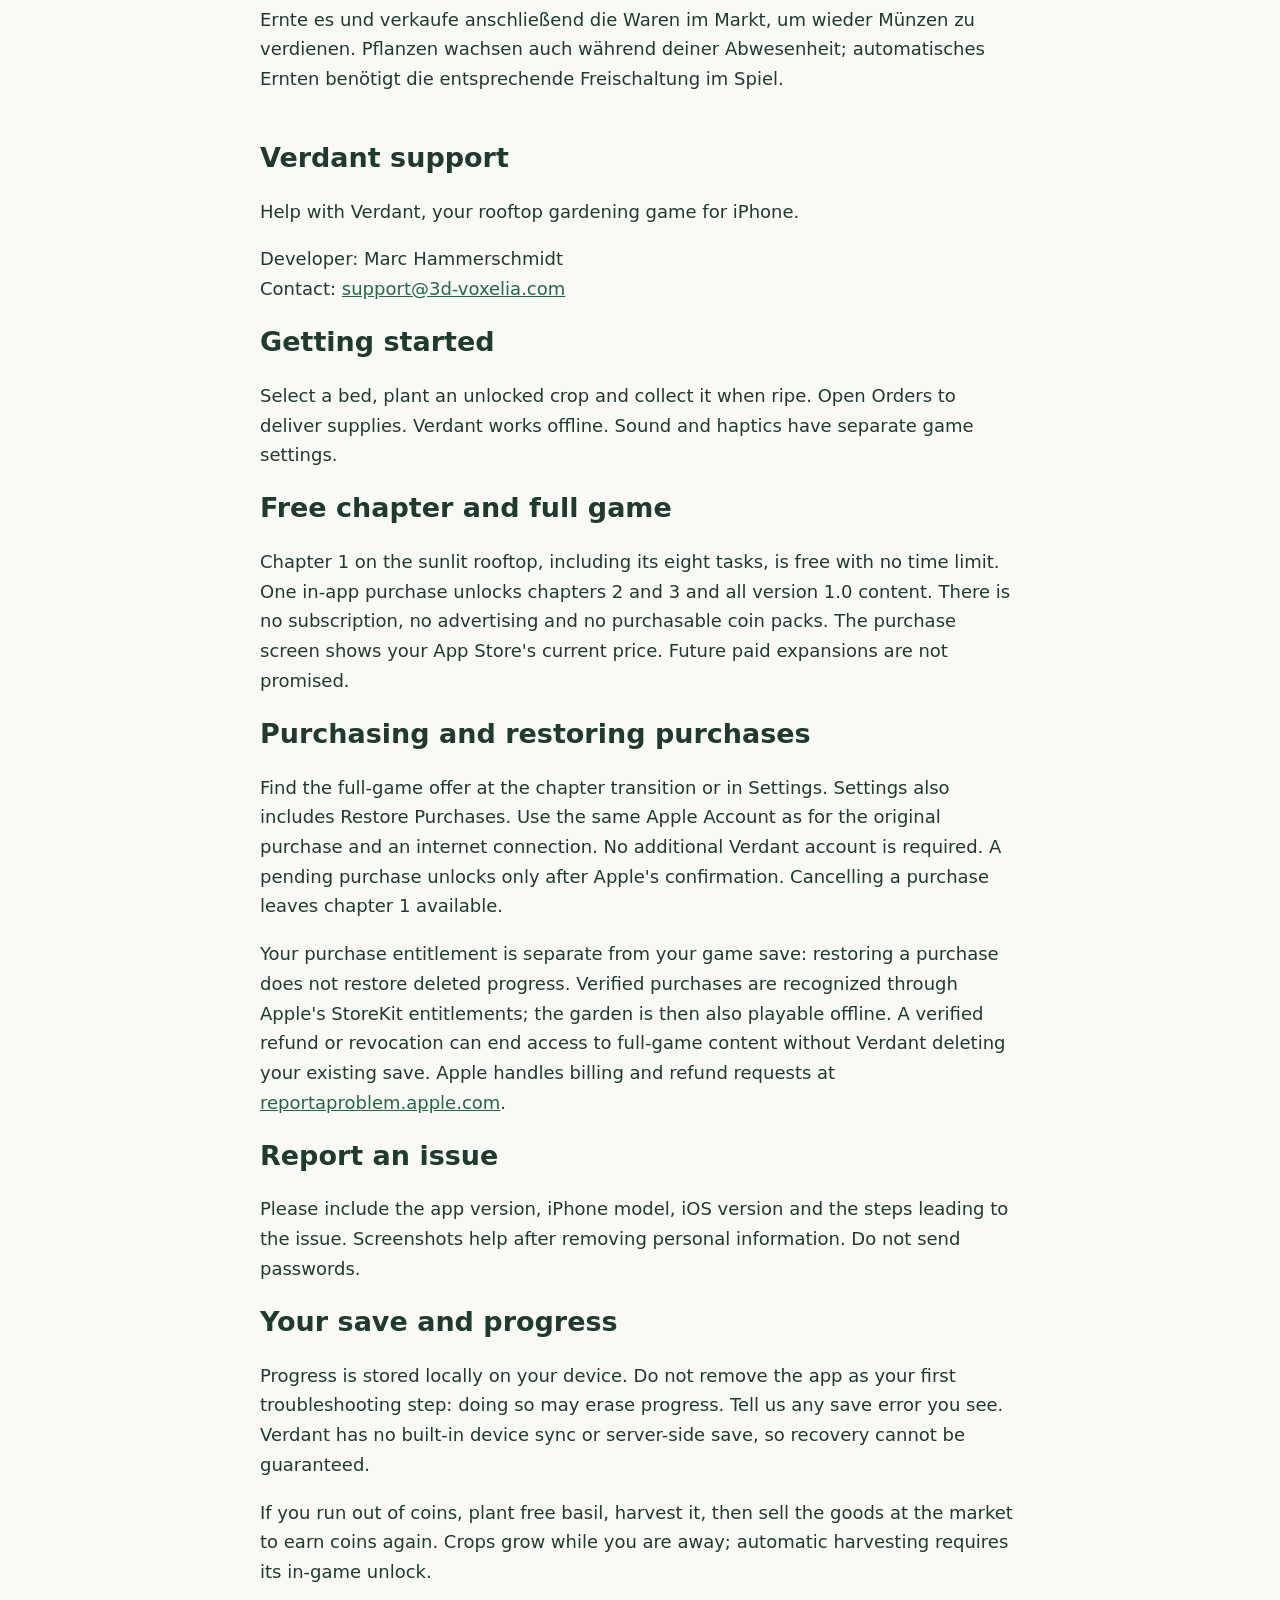
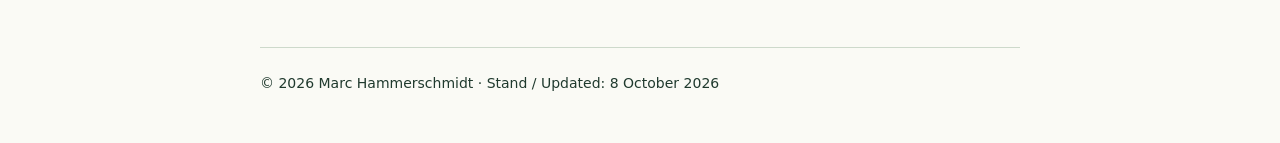
<file: verdant/support.html>
<!doctype html><html lang="de"><meta charset="utf-8"><meta name="viewport" content="width=device-width,initial-scale=1"><title>Support · Verdant</title><style>body{max-width:760px;margin:48px auto;padding:0 24px;font:18px/1.65 system-ui,sans-serif;color:#203a2e;background:#fafaf5}a{color:#246647}nav{display:flex;gap:24px;margin-bottom:40px}h1,h2{line-height:1.2}section{margin-top:48px}footer{margin-top:60px;padding-top:24px;border-top:1px solid #cdd9cb;font-size:14px}:focus-visible{outline:3px solid #ad6914;outline-offset:4px}</style><nav aria-label="Navigation"><a href="support.html">Support / Help</a><a href="privacy.html">Datenschutz / Privacy</a></nav><main><h1>Verdant-Support</h1><p>Hilfe zu Verdant, deinem Dachgartenspiel für iPhone.</p><p>Entwickler: Marc Hammerschmidt<br>Kontakt: <a href="mailto:support@3d-voxelia.com">support@3d-voxelia.com</a></p><h2>Loslegen</h2><p>Wähle ein Beet, pflanze eine freigeschaltete Kultur und sammle die reife Ernte ein. Unter „Aufträge“ kannst du Vorräte liefern. Verdant lässt sich offline spielen. Klang und Haptik kannst du in den Spieleinstellungen getrennt einstellen.</p><h2>Kostenloses Kapitel und Vollversion</h2><p>Kapitel 1 auf dem Sonnenhof mit seinen acht Aufgaben ist kostenlos und hat kein Zeitlimit. Ein einmaliger In-App-Kauf schaltet Kapitel 2 und 3 sowie alle Inhalte von Version 1.0 frei. Es gibt kein Abo, keine Werbung und keine kaufbaren Münzpakete. Der Kaufdialog zeigt den für deinen App Store geltenden Preis. Zukünftige kostenpflichtige Erweiterungen sind nicht zugesagt.</p><h2>Kaufen und Käufe wiederherstellen</h2><p>Das Vollversionsangebot findest du am Kapitelübergang und in den Einstellungen. Dort kannst du auch „Käufe wiederherstellen“ wählen. Verwende dafür denselben Apple Account wie beim Kauf und eine Internetverbindung. Verdant benötigt kein zusätzliches Benutzerkonto. Ein ausstehender Kauf wird erst nach Apples Bestätigung freigeschaltet. Bei einem abgebrochenen Kauf bleibt Kapitel 1 verfügbar.</p><p>Die Kaufberechtigung und dein Spielstand sind getrennt: Eine Wiederherstellung des Kaufs stellt keinen gelöschten Spielstand wieder her. Bereits bestätigte Käufe werden über Apples StoreKit-Berechtigungen erkannt; der Garten ist anschließend auch offline spielbar. Bei einer bestätigten Erstattung oder einem Widerruf kann der Zugriff auf Vollversionsinhalte enden, ohne dass Verdant deinen vorhandenen Spielstand löscht. Fragen zu Abrechnung oder Erstattung bearbeitet Apple: <a href="https://reportaproblem.apple.com/">reportaproblem.apple.com</a>.</p><h2>Ein Problem melden</h2><p>Nenne bitte deine App-Version, dein iPhone-Modell, die iOS-Version und die Schritte, die zum Problem geführt haben. Ein Screenshot hilft, wenn er keine persönlichen Informationen enthält. Sende keine Passwörter.</p><h2>Spielstand und Fortschritt</h2><p>Dein Spielstand liegt lokal auf deinem Gerät. Entferne die App nicht als ersten Reparaturschritt, denn dabei kann dein Fortschritt verloren gehen. Nenne uns bei einem Speicherproblem die angezeigte Meldung. Verdant bietet keine eigene Geräte-Synchronisierung und keinen serverseitigen Spielstand; eine Wiederherstellung können wir nicht pauschal versprechen.</p><p>Falls deine Münzen aufgebraucht sind, kannst du kostenlos Basilikum pflanzen. Ernte es und verkaufe anschließend die Waren im Markt, um wieder Münzen zu verdienen. Pflanzen wachsen auch während deiner Abwesenheit; automatisches Ernten benötigt die entsprechende Freischaltung im Spiel.</p><section lang="en"><h1>Verdant support</h1><p>Help with Verdant, your rooftop gardening game for iPhone.</p><p>Developer: Marc Hammerschmidt<br>Contact: <a href="mailto:support@3d-voxelia.com">support@3d-voxelia.com</a></p><h2>Getting started</h2><p>Select a bed, plant an unlocked crop and collect it when ripe. Open Orders to deliver supplies. Verdant works offline. Sound and haptics have separate game settings.</p><h2>Free chapter and full game</h2><p>Chapter 1 on the sunlit rooftop, including its eight tasks, is free with no time limit. One in-app purchase unlocks chapters 2 and 3 and all version 1.0 content. There is no subscription, no advertising and no purchasable coin packs. The purchase screen shows your App Store's current price. Future paid expansions are not promised.</p><h2>Purchasing and restoring purchases</h2><p>Find the full-game offer at the chapter transition or in Settings. Settings also includes Restore Purchases. Use the same Apple Account as for the original purchase and an internet connection. No additional Verdant account is required. A pending purchase unlocks only after Apple's confirmation. Cancelling a purchase leaves chapter 1 available.</p><p>Your purchase entitlement is separate from your game save: restoring a purchase does not restore deleted progress. Verified purchases are recognized through Apple's StoreKit entitlements; the garden is then also playable offline. A verified refund or revocation can end access to full-game content without Verdant deleting your existing save. Apple handles billing and refund requests at <a href="https://reportaproblem.apple.com/">reportaproblem.apple.com</a>.</p><h2>Report an issue</h2><p>Please include the app version, iPhone model, iOS version and the steps leading to the issue. Screenshots help after removing personal information. Do not send passwords.</p><h2>Your save and progress</h2><p>Progress is stored locally on your device. Do not remove the app as your first troubleshooting step: doing so may erase progress. Tell us any save error you see. Verdant has no built-in device sync or server-side save, so recovery cannot be guaranteed.</p><p>If you run out of coins, plant free basil, harvest it, then sell the goods at the market to earn coins again. Crops grow while you are away; automatic harvesting requires its in-game unlock.</p></section></main><footer>© 2026 Marc Hammerschmidt · Stand / Updated: 8 October 2026</footer></html>
</file>
<file: style.css>
*{box-sizing:border-box}body{margin:0;background:#f6f8f5;color:#202e29;font:17px/1.7 system-ui,sans-serif}a{color:#205d52;text-underline-offset:4px}header,main,footer{max-width:980px;margin:auto;padding:28px}header{display:flex;justify-content:space-between;gap:24px;align-items:center;border-bottom:1px solid #d9e4dd}nav{display:flex;flex-wrap:wrap;gap:20px}.brand{font-size:25px;font-weight:800;text-decoration:none}main{min-height:65vh;padding-top:60px}h1{font-size:clamp(36px,7vw,62px);line-height:1.1;letter-spacing:-.04em;max-width:780px}h2{font-size:25px;line-height:1.25;margin-top:42px}p,ul{max-width:780px}.eyebrow{text-transform:uppercase;letter-spacing:.14em;font-size:12px;font-weight:750}.lead{font-size:22px;color:#4c6258}.note{border-left:3px solid #437d67;padding:12px 20px;background:#edf3ee;border-radius:0 12px 12px 0}.button{display:inline-block;background:#205d52;color:white;padding:12px 22px;border-radius:30px;text-decoration:none;margin:8px 10px 8px 0}footer{font-size:14px;border-top:1px solid #d9e4dd;color:#4c6258}table{border-collapse:collapse;width:100%;font-size:15px}td,th{padding:12px;text-align:left;vertical-align:top;border-bottom:1px solid #d9e4dd}a:focus-visible{outline:3px solid #b88932;outline-offset:4px}@media(max-width:600px){header{align-items:flex-start;flex-direction:column}main{padding-top:28px}td,th{padding:8px}nav{gap:14px}}
</file>
